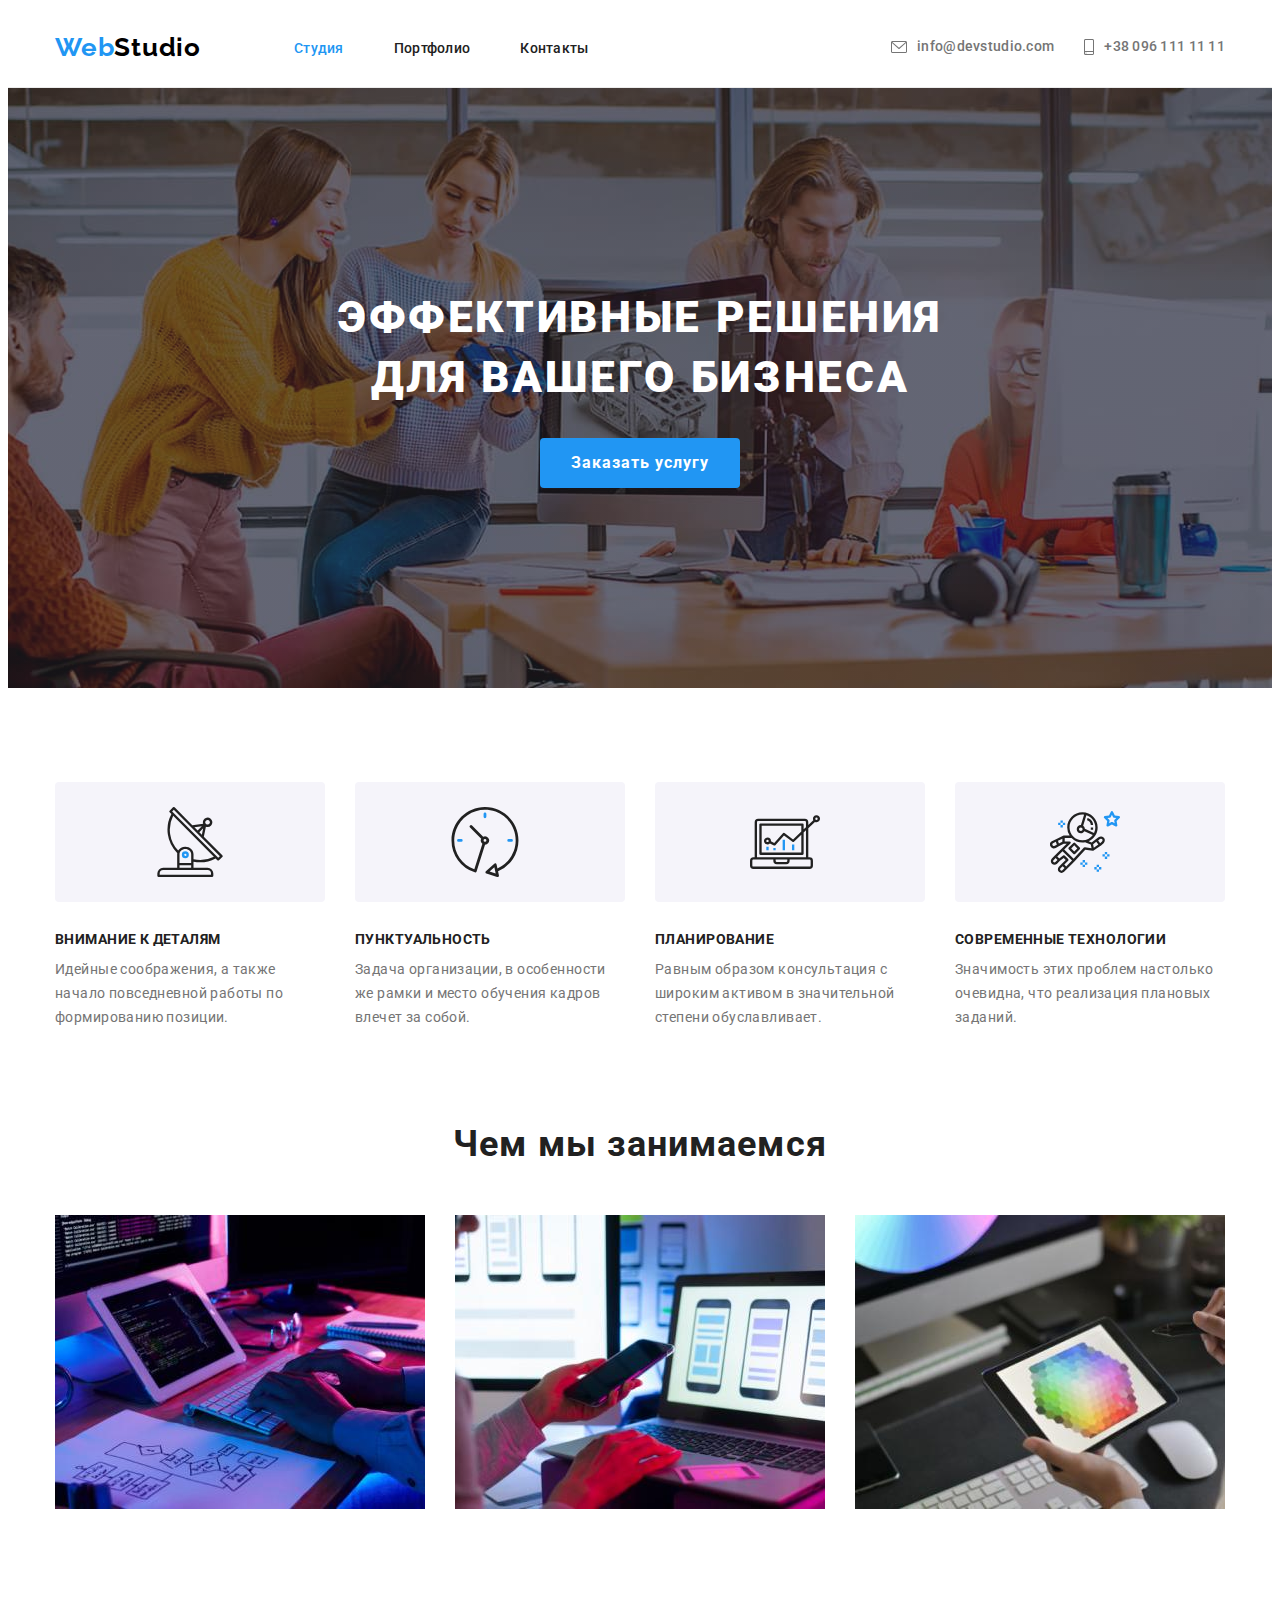
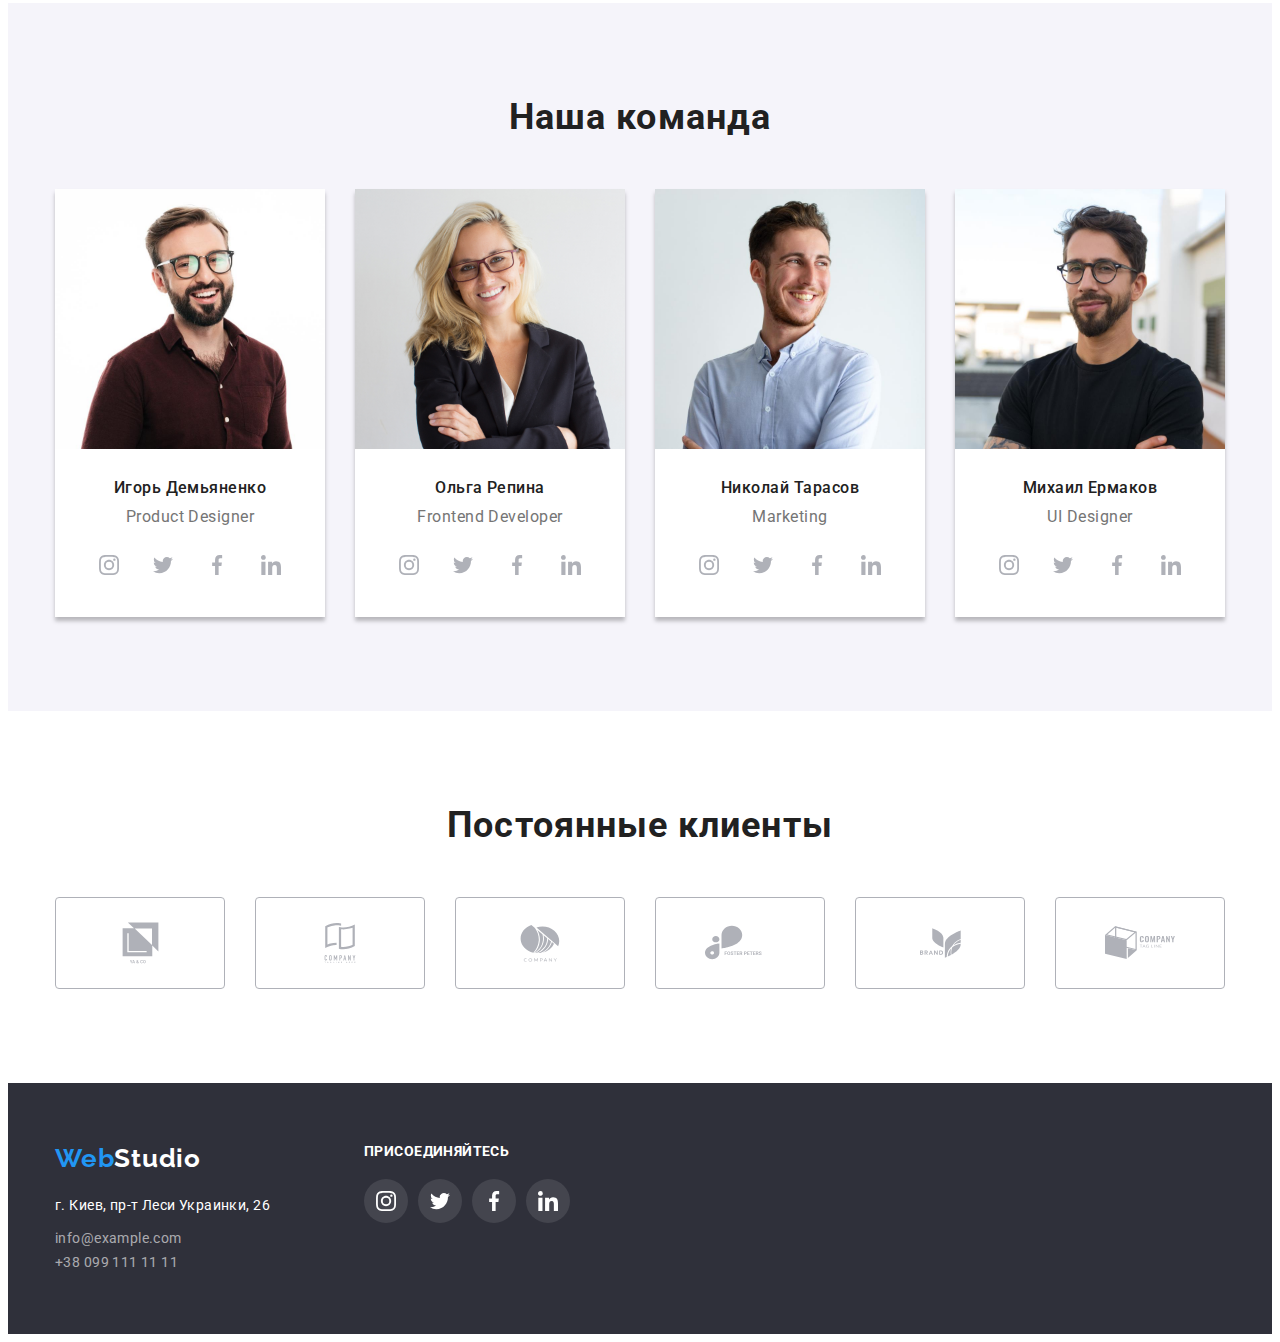
<file: index.html>
<!DOCTYPE html>
<html lang="ru">
  <head>
    <meta charset="UTF-8" />
    <meta http-equiv="X-UA-Compatible" content="IE=edge" />
    <meta name="viewport" content="width=device-width, initial-scale=1.0" />
    <title>Web Studio</title>
    <link rel="preconnect" href="https://fonts.googleapis.com" />
    <link rel="preconnect" href="https://fonts.gstatic.com" crossorigin />
    <link
      href="https://fonts.googleapis.com/css2?family=Raleway:wght@700&family=Roboto:wght@400;500;700;900&display=swap"
      rel="stylesheet"
    />
    <link
      rel="stylesheet"
      href="https://cdnjs.cloudflare.com/ajax/libs/modern-normalize/1.1.0/modern-normalize.min.css"
      integrity="sha512-wpPYUAdjBVSE4KJnH1VR1HeZfpl1ub8YT/NKx4PuQ5NmX2tKuGu6U/JRp5y+Y8XG2tV+wKQpNHVUX03MfMFn9Q=="
      crossorigin="anonymous"
      referrerpolicy="no-referrer"
    />
    <link rel="stylesheet" href="css/styles.css" />
  </head>
  <body>
    <header class="page-header">
      <div class="container container-flex">
        <a class="logo" href="#" lang="en"
          >Web<span class="studio">Studio</span></a
        >
        <nav class="site-nav">
          <ul class="list list-nav">
            <li class="item-nav"><a class="link current" href="">Студия</a></li>
            <li class="item-nav">
              <a class="link" href="./portfolio.html">Портфолио</a>
            </li>
            <li class="item-nav"><a class="link" href="">Контакты</a></li>
          </ul>
        </nav>
        <ul class="list-contacts">
          <li class="item-nav nav">
            <a class="link" href="mailto:info@devstudio.com"
              ><svg class="envelope" width="16" height="12">
                <use href="./images/icons.svg#icon-mail"></use>
              </svg>
              info@devstudio.com
            </a>
          </li>
          <li class="item-nav">
            <a class="link" href="tel:+380961111111"
              ><svg class="smartphone" width="10" height="16">
                <use
                  href="./images/icons.svg#icon-header-smartphone"
                ></use></svg
              >+38 096 111 11 11</a
            >
          </li>
        </ul>
      </div>
    </header>
    <main>
      <!--Hero-->
      <section class="hero">
        <div class="container container-hero">
          <h1 class="hero-title">
            Эффективные решения <br />для вашего бизнеса
          </h1>
          <button type="button" class="btn primary">Заказать услугу</button>
        </div>
      </section>
      <!--Our Advantages-->
      <section class="section-advantages">
        <div class="container">
          <h2 class="section-title" hidden>Наши преимущества</h2>
          <ul class="list flex-container">
            <li class="flex-item">
              <div class="div-advantages">
                <svg class="antenna" width="70" height="70">
                  <use href="./images/icons.svg#icon-antenna"></use>
                </svg>
              </div>
              <h3 class="caption features">Внимание к деталям</h3>
              <p class="text description">
                Идейные соображения, а также начало повседневной работы по
                формированию позиции.
              </p>
            </li>
            <li class="flex-item">
              <div class="div-advantages">
                <svg class="smartphone" width="70" height="70">
                  <use href="./images/icons.svg#icon-clock"></use>
                </svg>
              </div>
              <h3 class="caption features">Пунктуальность</h3>
              <p class="text description">
                Задача организации, в особенности же рамки и место обучения
                кадров влечет за собой.
              </p>
            </li>
            <li class="flex-item">
              <div class="div-advantages">
                <svg class="smartphone" width="70" height="70">
                  <use href="./images/icons.svg#icon-diagram"></use>
                </svg>
              </div>
              <h3 class="caption features">Планирование</h3>
              <p class="text description">
                Равным образом консультация с широким активом в значительной
                степени обуславливает.
              </p>
            </li>
            <li class="flex-item">
              <div class="div-advantages">
                <svg class="smartphone" width="70" height="70">
                  <use href="./images/icons.svg#icon-astronaut"></use>
                </svg>
              </div>
              <h3 class="caption features">Современные технологии</h3>
              <p class="text description">
                Значимость этих проблем настолько очевидна, что реализация
                плановых заданий.
              </p>
            </li>
          </ul>
        </div>
      </section>
      <section class="section occupation">
        <div class="container">
          <h2 class="section-title occupation">Чем мы занимаемся</h2>
          <ul class="list flex-container">
            <li>
              <img
                class="img"
                src="./images/laptop.jpg"
                alt="фото ноутбука"
                width="370"
              />
            </li>
            <li>
              <img
                class="img"
                src="./images/phone.jpg"
                alt="фото телефона"
                width="370"
              />
            </li>
            <li>
              <img
                class="img"
                src="./images/tablet.jpg"
                alt="фото планшета"
                width="370"
              />
            </li>
          </ul>
        </div>
      </section>
      <!--Our Team-->
      <section class="section team">
        <div class="container team">
          <h2 class="section-title team">Наша команда</h2>
          <ul class="list flex-container">
            <li class="item-team">
              <img
                class="img"
                src="./images/igor-photo.jpg"
                alt="фото игоря"
                width="270"
              />
              <h3 class="caption names">Игорь Демьяненко</h3>
              <p lang="en" class="text profession">Product Designer</p>
              <ul class="flex-network">
                <li class="item-network">
                  <a class="link-network" href=""
                    ><svg class="social-icon" width="20" height="20">
                      <use href="./images/icons.svg#icon-instagram"></use></svg
                  ></a>
                </li>
                <li class="item-network">
                  <a class="link-network" href=""
                    ><svg class="social-icon" width="20" height="20">
                      <use href="./images/icons.svg#icon-twitter"></use></svg
                  ></a>
                </li>
                <li class="item-network">
                  <a class="link-network" href=""
                    ><svg class="social-icon" width="20" height="20">
                      <use href="./images/icons.svg#icon-facebook"></use></svg
                  ></a>
                </li>
                <li class="item-network">
                  <a class="link-network" href=""
                    ><svg class="social-icon" width="20" height="20">
                      <use href="./images/icons.svg#icon-linkedin"></use></svg
                  ></a>
                </li>
              </ul>
            </li>
            <li class="item-team">
              <img
                class="img"
                src="./images/olga-photo.jpg"
                alt="фото ольги"
                width="270"
              />
              <h3 class="caption names">Ольга Репина</h3>
              <p lang="en" class="text profession">Frontend Developer</p>
              <ul class="flex-network">
                <li class="item-network">
                  <a class="link-network" href=""
                    ><svg class="social-icon" width="20" height="20">
                      <use href="./images/icons.svg#icon-instagram"></use></svg
                  ></a>
                </li>
                <li class="item-network">
                  <a class="link-network" href=""
                    ><svg class="social-icon" width="20" height="20">
                      <use href="./images/icons.svg#icon-twitter"></use></svg
                  ></a>
                </li>
                <li class="item-network">
                  <a class="link-network" href=""
                    ><svg class="social-icon" width="20" height="20">
                      <use href="./images/icons.svg#icon-facebook"></use></svg
                  ></a>
                </li>
                <li class="item-network">
                  <a class="link-network" href=""
                    ><svg class="social-icon" width="20" height="20">
                      <use href="./images/icons.svg#icon-linkedin"></use></svg
                  ></a>
                </li>
              </ul>
            </li>
            <li class="item-team">
              <img
                class="img"
                src="./images/nikolay-photo.jpg"
                alt="фото николая"
                width="270"
              />
              <h3 class="caption names">Николай Тарасов</h3>
              <p lang="en" class="text profession">Marketing</p>
              <ul class="flex-network">
                <li class="item-network">
                  <a class="link-network" href=""
                    ><svg class="social-icon" width="20" height="20">
                      <use href="./images/icons.svg#icon-instagram"></use></svg
                  ></a>
                </li>
                <li class="item-network">
                  <a class="link-network" href=""
                    ><svg class="social-icon" width="20" height="20">
                      <use href="./images/icons.svg#icon-twitter"></use></svg
                  ></a>
                </li>
                <li class="item-network">
                  <a class="link-network" href=""
                    ><svg class="social-icon" width="20" height="20">
                      <use href="./images/icons.svg#icon-facebook"></use></svg
                  ></a>
                </li>
                <li class="item-network">
                  <a class="link-network" href=""
                    ><svg class="social-icon" width="20" height="20">
                      <use href="./images/icons.svg#icon-linkedin"></use></svg
                  ></a>
                </li>
              </ul>
            </li>
            <li class="item-team">
              <img
                class="img"
                src="./images/mihail-photo.jpg"
                alt="фото михаила"
                width="270"
              />
              <h3 class="caption names">Михаил Ермаков</h3>
              <p lang="en" class="text profession">UI Designer</p>
              <ul class="flex-network">
                <li class="item-network">
                  <a class="link-network" href=""
                    ><svg class="social-icon" width="20" height="20">
                      <use href="./images/icons.svg#icon-instagram"></use></svg
                  ></a>
                </li>
                <li class="item-network">
                  <a class="link-network" href=""
                    ><svg class="social-icon" width="20" height="20">
                      <use href="./images/icons.svg#icon-twitter"></use></svg
                  ></a>
                </li>
                <li class="item-network">
                  <a class="link-network" href=""
                    ><svg class="social-icon" width="20" height="20">
                      <use href="./images/icons.svg#icon-facebook"></use></svg
                  ></a>
                </li>
                <li class="item-network">
                  <a class="link-network" href=""
                    ><svg class="social-icon" width="20" height="20">
                      <use href="./images/icons.svg#icon-linkedin"></use></svg
                  ></a>
                </li>
              </ul>
            </li>
          </ul>
        </div>
      </section>
      <section class="section">
        <div class="container">
          <h2 class="section-title client">Постоянные клиенты</h2>
          <ul class="list-clients">
            <li class="item-clients">
              <a class="link-clients" href=""
                ><svg class="clients" width="41" height="46">
                  <use href="./images/icons.svg#icon-group-1"></use></svg
              ></a>
            </li>
            <li class="item-clients">
              <a class="link-clients" href=""
                ><svg class="clients" width="40" height="52">
                  <use href="./images/icons.svg#icon-group-2"></use></svg
              ></a>
            </li>
            <li class="item-clients">
              <a class="link-clients" href=""
                ><svg class="clients" width="40" height="46">
                  <use href="./images/icons.svg#icon-group-3"></use></svg
              ></a>
            </li>
            <li class="item-clients">
              <a class="link-clients" href=""
                ><svg class="clients" width="70" height="45">
                  <use href="./images/icons.svg#icon-group-4"></use></svg
              ></a>
            </li>
            <li class="item-clients">
              <a class="link-clients" href=""
                ><svg class="clients" width="41" height="46">
                  <use href="./images/icons.svg#icon-group-5"></use></svg
              ></a>
            </li>
            <li class="item-clients">
              <a class="link-clients" href=""
                ><svg class="clients" width="70" height="45">
                  <use href="./images/icons.svg#icon-group-6"></use></svg
              ></a>
            </li>
          </ul>
        </div>
      </section>
    </main>
    <!--Footer-->
    <footer class="footer">
      <div class="container container-footer">
        <div class="first-row">
          <a class="logo" href="#" lang="en"
            >Web<span class="studio white">Studio</span></a
          >
          <address class="address">
            <ul class="list">
              <li class="map">
                <a
                  class="address-map"
                  href="https://goo.gl/maps/s5N9cVS9g4mrr3Q66"
                >
                  г. Киев, пр-т Леси Украинки, 26</a
                >
              </li>
              <li>
                <a class="address-item" href="mailto:info@example.com"
                  >info@example.com</a
                >
              </li>
              <li>
                <a class="address-item" href="tel:+380991111111"
                  >+38 099 111 11 11</a
                >
              </li>
            </ul>
          </address>
        </div>
        <div class="second-row">
          <h3 class="join">присоединяйтесь</h3>
          <ul class="white-list">
            <li class="white-item">
              <a href="" class="link-white"
                ><svg class="social-icon" width="20" height="20">
                  <use href="./images/icons.svg#icon-instagram"></use></svg
              ></a>
            </li>
            <li class="white-item">
              <a href="" class="link-white"
                ><svg class="social-icon" width="20" height="20">
                  <use href="./images/icons.svg#icon-twitter"></use></svg
              ></a>
            </li>
            <li class="white-item">
              <a href="" class="link-white"
                ><svg class="social-icon" width="20" height="20">
                  <use href="./images/icons.svg#icon-facebook"></use></svg
              ></a>
            </li>
            <li class="white-item">
              <a href="" class="link-white"
                ><svg class="social-icon" width="20" height="20">
                  <use href="./images/icons.svg#icon-linkedin"></use></svg
              ></a>
            </li>
          </ul>
        </div>
      </div>
    </footer>
  </body>
</html>
</file>
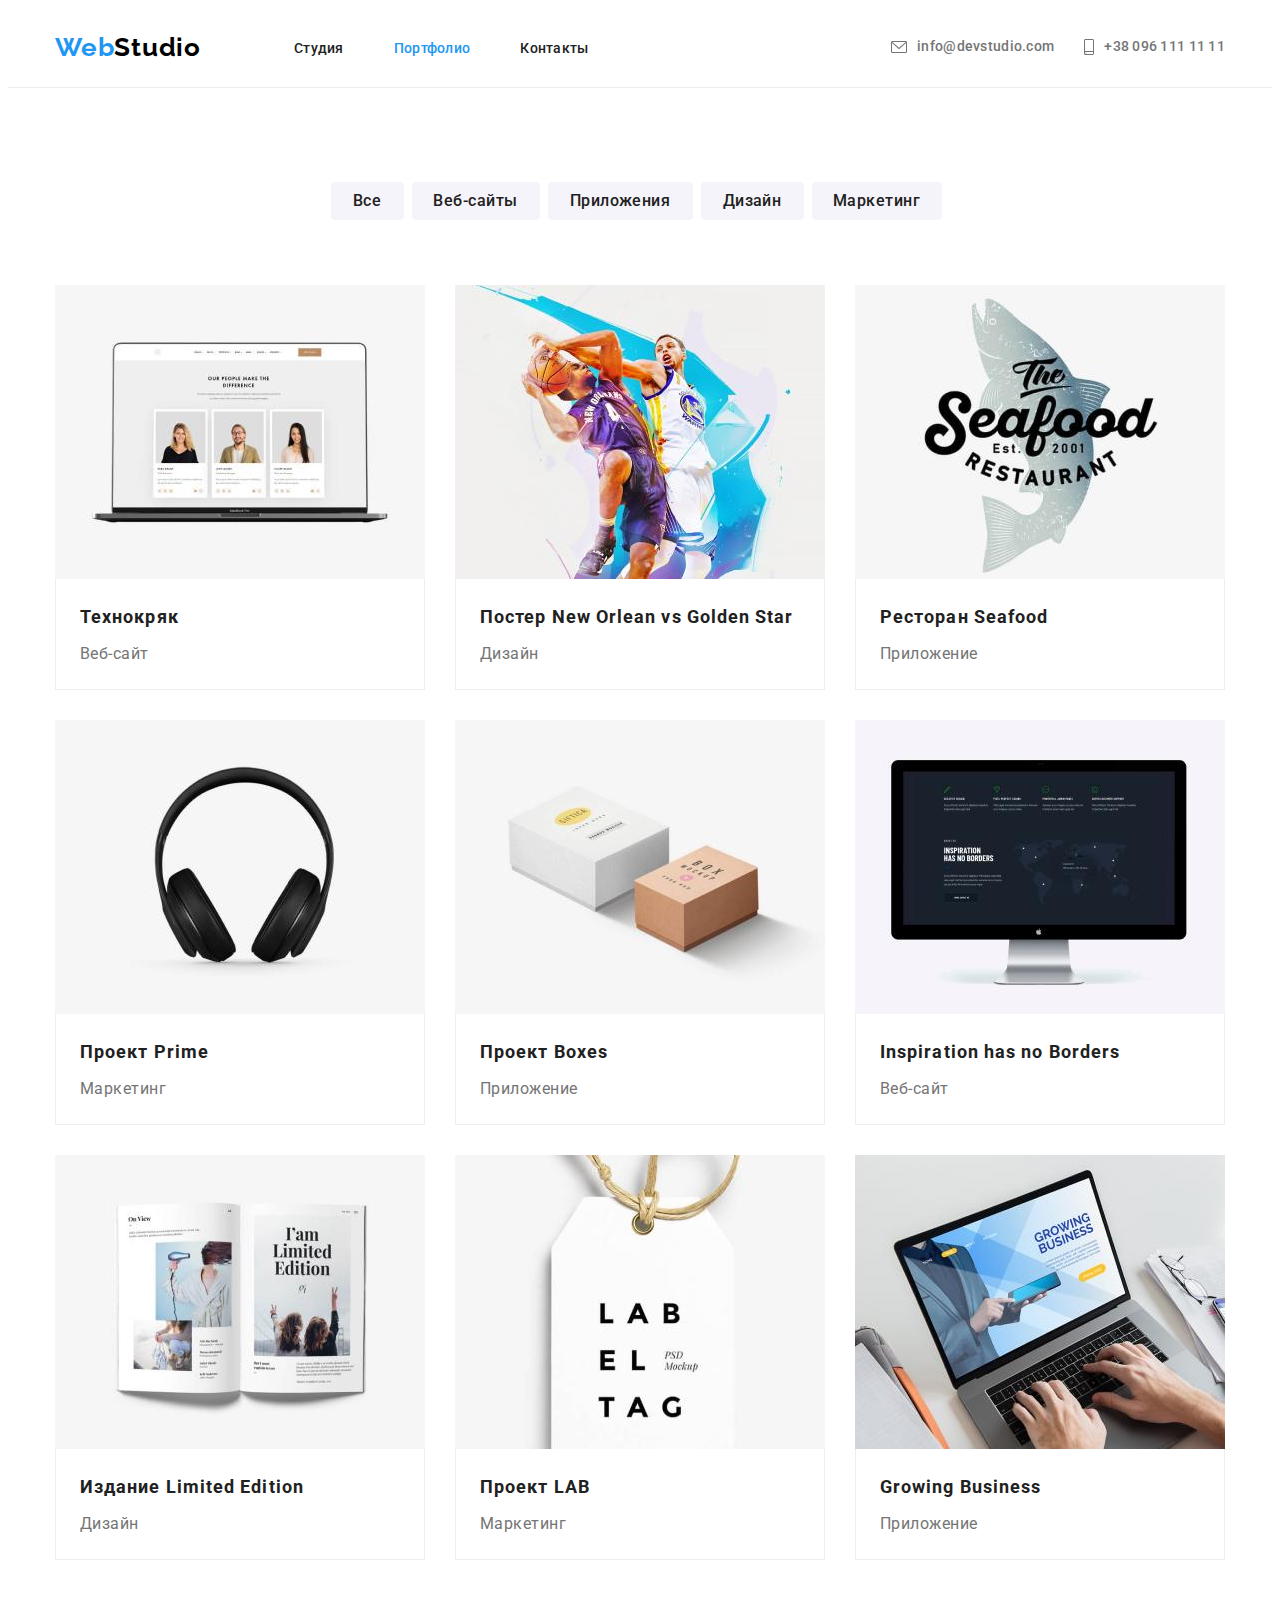
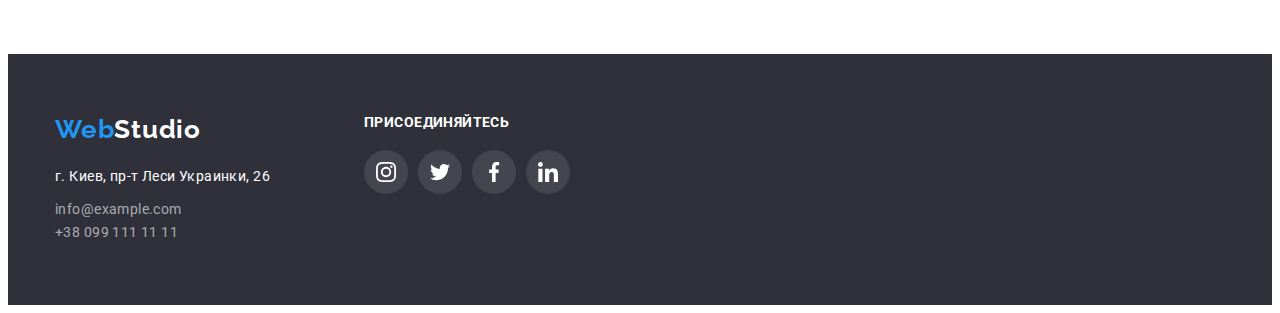
<file: portfolio.html>
<!DOCTYPE html>
<html lang="ru">
  <head>
    <meta charset="UTF-8" />
    <meta http-equiv="X-UA-Compatible" content="IE=edge" />
    <meta name="viewport" content="width=device-width, initial-scale=1.0" />
    <title>Web Studio</title>
    <link rel="preconnect" href="https://fonts.googleapis.com" />
    <link rel="preconnect" href="https://fonts.gstatic.com" crossorigin />
    <link
      href="https://fonts.googleapis.com/css2?family=Raleway:wght@700&family=Roboto:wght@400;500;700;900&display=swap"
      rel="stylesheet"
    />
    <link
      rel="stylesheet"
      href="https://cdnjs.cloudflare.com/ajax/libs/modern-normalize/1.1.0/modern-normalize.min.css"
      integrity="sha512-wpPYUAdjBVSE4KJnH1VR1HeZfpl1ub8YT/NKx4PuQ5NmX2tKuGu6U/JRp5y+Y8XG2tV+wKQpNHVUX03MfMFn9Q=="
      crossorigin="anonymous"
      referrerpolicy="no-referrer"
    />
    <link rel="stylesheet" href="css/styles.css" />
  </head>
  <body>
    <header class="page-header">
      <div class="container container-flex">
        <a class="logo" href="#" lang="en"
          >Web<span class="studio">Studio</span></a
        >
        <nav class="site-nav">
          <ul class="list list-nav">
            <li class="item-nav">
              <a class="link" href="./index.html">Студия</a>
            </li>
            <li class="item-nav">
              <a class="link current" href="">Портфолио</a>
            </li>
            <li class="item-nav"><a class="link" href="">Контакты</a></li>
          </ul>
        </nav>
        <ul class="list-contacts">
          <li class="item-nav nav">
            <a class="link" href="mailto:info@devstudio.com"
              ><svg class="envelope" width="16" height="12">
                <use href="./images/icons.svg#icon-mail"></use>
              </svg>
              info@devstudio.com
            </a>
          </li>
          <li class="item-nav">
            <a class="link" href="tel:+380961111111"
              ><svg class="smartphone" width="10" height="16">
                <use
                  href="./images/icons.svg#icon-header-smartphone"
                ></use></svg
              >+38 096 111 11 11</a
            >
          </li>
        </ul>
      </div>
    </header>
    <main>
      <section class="section">
        <div class="section-portfolio container">
          <h2 hidden>Портфолио</h2>
          <div class="section-buttons">
            <ul class="list list-portfolio">
              <li>
                <button type="button" class="btn-secondary one">Все</button>
              </li>
              <li>
                <button type="button" class="btn-secondary two">
                  Веб-сайты
                </button>
              </li>
              <li>
                <button type="button" class="btn-secondary three">
                  Приложения
                </button>
              </li>
              <li>
                <button type="button" class="btn-secondary four">Дизайн</button>
              </li>
              <li>
                <button type="button" class="btn-secondary five">
                  Маркетинг
                </button>
              </li>
            </ul>
          </div>
          <div class="works">
            <ul class="list list-works">
              <li class="element">
                <a href="" class="portfolio">
                  <img
                    class="img"
                    src="./images/techno.jpg"
                    alt="фото вебсайта"
                    width="370"
                  />
                  <div class="grey-border">
                    <h3 class="projects">Технокряк</h3>
                    <p class="text">Веб-сайт</p>
                  </div>
                </a>
              </li>
              <li class="element">
                <a href="" class="portfolio">
                  <img
                    class="img"
                    src="./images/poster.jpg"
                    alt="постер"
                    width="370"
                  />
                  <div class="grey-border">
                    <h3 class="projects">Постер New Orlean vs Golden Star</h3>
                    <p class="text">Дизайн</p>
                  </div>
                </a>
              </li>
              <li class="element">
                <a href="" class="portfolio">
                  <img
                    class="img"
                    src="./images/seafood.jpg"
                    alt="эмблема ресторана"
                    width="370"
                  />
                  <div class="grey-border">
                    <h3 class="projects">Ресторан Seafood</h3>
                    <p class="text">Приложение</p>
                  </div>
                </a>
              </li>
              <li class="element">
                <a href="" class="portfolio">
                  <img
                    class="img"
                    src="./images/prime.jpg"
                    alt="фото наушников"
                    width="370"
                  />
                  <div class="grey-border">
                    <h3 class="projects">Проект Prime</h3>
                    <p class="text">Маркетинг</p>
                  </div>
                </a>
              </li>
              <li class="element">
                <a href="" class="portfolio">
                  <img
                    class="img"
                    src="./images/boxes.jpg"
                    alt="изображение коробок"
                    width="370"
                  />
                  <div class="grey-border">
                    <h3 class="projects">Проект Boxes</h3>
                    <p class="text">Приложение</p>
                  </div>
                </a>
              </li>
              <li class="element">
                <a href="" class="portfolio">
                  <img
                    class="img"
                    src="./images/noborders.jpg"
                    alt="изображение ноутбука"
                    width="370"
                  />
                  <div class="grey-border">
                    <h3 class="projects">Inspiration has no Borders</h3>
                    <p class="text">Веб-сайт</p>
                  </div>
                </a>
              </li>
              <li class="element">
                <a href="" class="portfolio">
                  <img
                    class="img"
                    src="./images/limited.jpg"
                    alt="буклет"
                    width="370"
                  />
                  <div class="grey-border">
                    <h3 class="projects">Издание Limited Edition</h3>
                    <p class="text">Дизайн</p>
                  </div>
                </a>
              </li>
              <li class="element">
                <a href="" class="portfolio">
                  <img
                    class="img"
                    src="./images/lab.jpg"
                    alt="бирка"
                    width="370"
                  />
                  <div class="grey-border">
                    <h3 class="projects">Проект LAB</h3>
                    <p class="text">Маркетинг</p>
                  </div>
                </a>
              </li>
              <li class="element">
                <a href="" class="portfolio">
                  <img
                    class="img"
                    src="./images/business.jpg"
                    alt="руки на клавиатуре ноутбука"
                    width="370"
                  />
                  <div class="grey-border">
                    <h3 class="projects">Growing Business</h3>
                    <p class="text">Приложение</p>
                  </div>
                </a>
              </li>
            </ul>
          </div>
        </div>
      </section>
    </main>
    <footer class="footer">
      <div class="container container-footer">
        <div class="first-row">
          <a class="logo" href="#" lang="en"
            >Web<span class="studio white">Studio</span></a
          >
          <address class="address">
            <ul class="list">
              <li class="map">
                <a
                  class="address-map"
                  href="https://goo.gl/maps/s5N9cVS9g4mrr3Q66"
                >
                  г. Киев, пр-т Леси Украинки, 26</a
                >
              </li>
              <li>
                <a class="address-item" href="mailto:info@example.com"
                  >info@example.com</a
                >
              </li>
              <li>
                <a class="address-item" href="tel:+380991111111"
                  >+38 099 111 11 11</a
                >
              </li>
            </ul>
          </address>
        </div>
        <div class="second-row">
          <h3 class="join">присоединяйтесь</h3>
          <ul class="white-list">
            <li class="white-item">
              <a href="" class="link-white"
                ><svg class="social-icon" width="20" height="20">
                  <use href="./images/icons.svg#icon-instagram"></use></svg
              ></a>
            </li>
            <li class="white-item">
              <a href="" class="link-white"
                ><svg class="social-icon" width="20" height="20">
                  <use href="./images/icons.svg#icon-twitter"></use></svg
              ></a>
            </li>
            <li class="white-item">
              <a href="" class="link-white"
                ><svg class="social-icon" width="20" height="20">
                  <use href="./images/icons.svg#icon-facebook"></use></svg
              ></a>
            </li>
            <li class="white-item">
              <a href="" class="link-white"
                ><svg class="social-icon" width="20" height="20">
                  <use href="./images/icons.svg#icon-linkedin"></use></svg
              ></a>
            </li>
          </ul>
        </div>
      </div>
    </footer>
  </body>
</html>
</file>
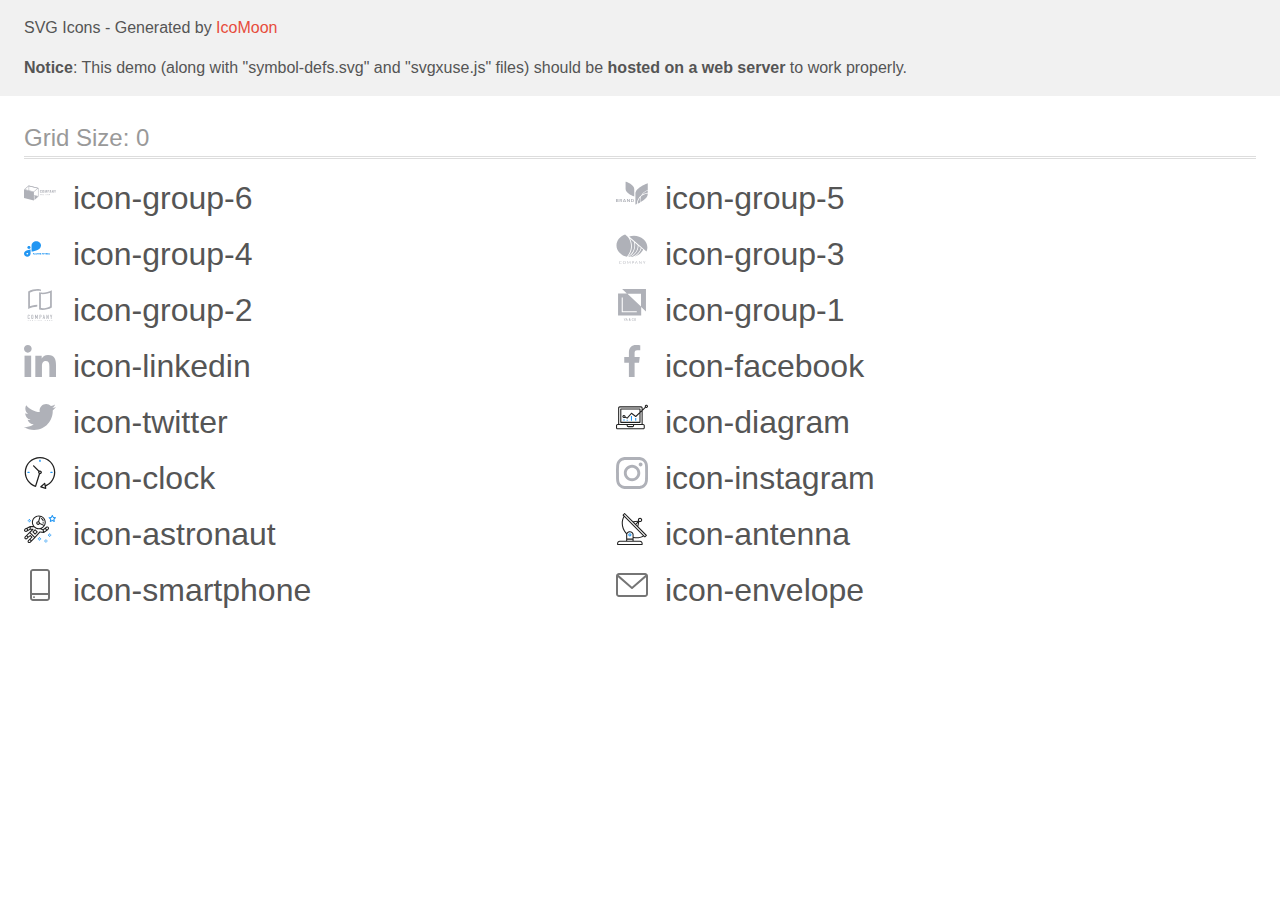
<file: images/icomoon/demo-external-svg.html>
<!doctype html>
<html>
<head>
    <title>IcoMoon - SVG Icons</title>
    <meta charset="utf-8">
    <meta name="viewport" content="width=device-width, initial-scale=1">
    <link rel="stylesheet" href="demo-files/demo.css">
    <link rel="stylesheet" href="style.css">
</head>
<body>
<header class="bgc1 clearfix">
<div class="mhl">
    <p>SVG Icons - Generated by <a href="https://icomoon.io/app">IcoMoon</a></p><p><strong>Notice</strong>: This demo (along with "symbol-defs.svg" and "svgxuse.js" files) should be <b>hosted on a web server</b> to work properly.</p>
</div>
</header>
    <div class="clearfix mhl ptl">
        <h1 class="mvm mtn fgc1">Grid Size: 0</h1>
        <div class="glyph fs1">
            <div class="clearfix pbs">
                <svg class="icon icon-group-6"><use xlink:href="symbol-defs.svg#icon-group-6"></use></svg><span class="name"> icon-group-6</span>
            </div>
        </div>
        <div class="glyph fs1">
            <div class="clearfix pbs">
                <svg class="icon icon-group-5"><use xlink:href="symbol-defs.svg#icon-group-5"></use></svg><span class="name"> icon-group-5</span>
            </div>
        </div>
        <div class="glyph fs1">
            <div class="clearfix pbs">
                <svg class="icon icon-group-4"><use xlink:href="symbol-defs.svg#icon-group-4"></use></svg><span class="name"> icon-group-4</span>
            </div>
        </div>
        <div class="glyph fs1">
            <div class="clearfix pbs">
                <svg class="icon icon-group-3"><use xlink:href="symbol-defs.svg#icon-group-3"></use></svg><span class="name"> icon-group-3</span>
            </div>
        </div>
        <div class="glyph fs1">
            <div class="clearfix pbs">
                <svg class="icon icon-group-2"><use xlink:href="symbol-defs.svg#icon-group-2"></use></svg><span class="name"> icon-group-2</span>
            </div>
        </div>
        <div class="glyph fs1">
            <div class="clearfix pbs">
                <svg class="icon icon-group-1"><use xlink:href="symbol-defs.svg#icon-group-1"></use></svg><span class="name"> icon-group-1</span>
            </div>
        </div>
        <div class="glyph fs1">
            <div class="clearfix pbs">
                <svg class="icon icon-linkedin"><use xlink:href="symbol-defs.svg#icon-linkedin"></use></svg><span class="name"> icon-linkedin</span>
            </div>
        </div>
        <div class="glyph fs1">
            <div class="clearfix pbs">
                <svg class="icon icon-facebook"><use xlink:href="symbol-defs.svg#icon-facebook"></use></svg><span class="name"> icon-facebook</span>
            </div>
        </div>
        <div class="glyph fs1">
            <div class="clearfix pbs">
                <svg class="icon icon-twitter"><use xlink:href="symbol-defs.svg#icon-twitter"></use></svg><span class="name"> icon-twitter</span>
            </div>
        </div>
        <div class="glyph fs1">
            <div class="clearfix pbs">
                <svg class="icon icon-diagram"><use xlink:href="symbol-defs.svg#icon-diagram"></use></svg><span class="name"> icon-diagram</span>
            </div>
        </div>
        <div class="glyph fs1">
            <div class="clearfix pbs">
                <svg class="icon icon-clock"><use xlink:href="symbol-defs.svg#icon-clock"></use></svg><span class="name"> icon-clock</span>
            </div>
        </div>
        <div class="glyph fs1">
            <div class="clearfix pbs">
                <svg class="icon icon-instagram"><use xlink:href="symbol-defs.svg#icon-instagram"></use></svg><span class="name"> icon-instagram</span>
            </div>
        </div>
        <div class="glyph fs1">
            <div class="clearfix pbs">
                <svg class="icon icon-astronaut"><use xlink:href="symbol-defs.svg#icon-astronaut"></use></svg><span class="name"> icon-astronaut</span>
            </div>
        </div>
        <div class="glyph fs1">
            <div class="clearfix pbs">
                <svg class="icon icon-antenna"><use xlink:href="symbol-defs.svg#icon-antenna"></use></svg><span class="name"> icon-antenna</span>
            </div>
        </div>
        <div class="glyph fs1">
            <div class="clearfix pbs">
                <svg class="icon icon-smartphone"><use xlink:href="symbol-defs.svg#icon-smartphone"></use></svg><span class="name"> icon-smartphone</span>
            </div>
        </div>
        <div class="glyph fs1">
            <div class="clearfix pbs">
                <svg class="icon icon-envelope"><use xlink:href="symbol-defs.svg#icon-envelope"></use></svg><span class="name"> icon-envelope</span>
            </div>
        </div>
  </div>
<script defer src="svgxuse.js"></script>
</body>
</html>
</file>
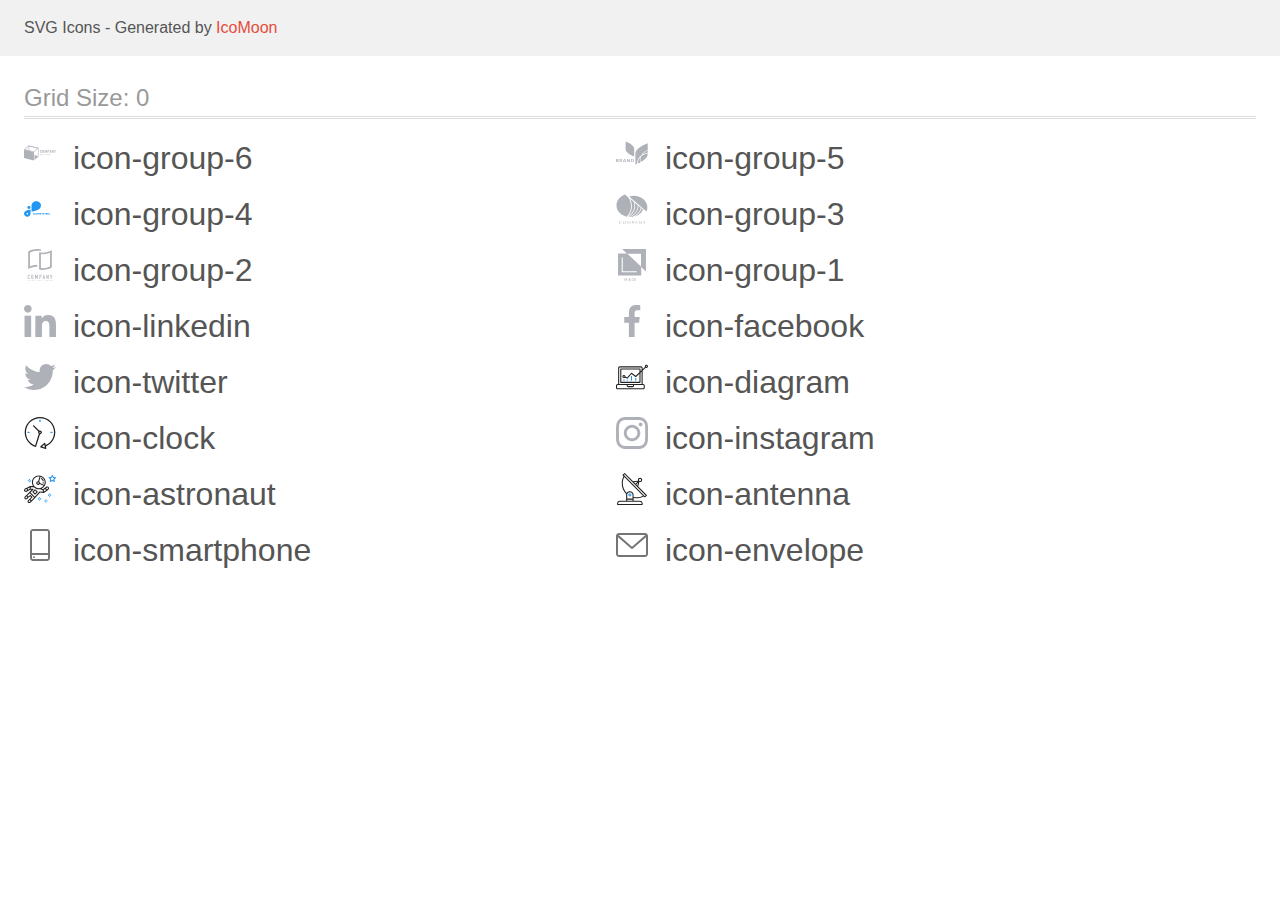
<file: images/icomoon/demo.html>
<!doctype html>
<html>
<head>
    <title>IcoMoon - SVG Icons</title>
    <meta charset="utf-8">
    <meta name="viewport" content="width=device-width, initial-scale=1">
    <link rel="stylesheet" href="demo-files/demo.css">
    <link rel="stylesheet" href="style.css">
</head>
<body>
<svg aria-hidden="true" style="position: absolute; width: 0; height: 0; overflow: hidden;" version="1.1" xmlns="http://www.w3.org/2000/svg" xmlns:xlink="http://www.w3.org/1999/xlink">
<defs>
<symbol id="icon-group-6" viewBox="0 0 32 32">
<path fill="#afb1b8" style="fill: var(--color1, #afb1b8)" d="M16.145 15.628c-0.151-0.201-0.223-0.438-0.206-0.677v-0.982c0-0.301 0.068-0.53 0.205-0.686s0.371-0.234 0.703-0.234c0.312 0 0.534 0.067 0.665 0.2 0.143 0.17 0.213 0.378 0.197 0.587v0.231h-0.559v-0.234c0.002-0.076-0.003-0.153-0.016-0.229-0.008-0.052-0.036-0.1-0.080-0.136-0.057-0.039-0.13-0.058-0.202-0.053-0.077-0.005-0.152 0.015-0.213 0.056-0.049 0.040-0.081 0.093-0.093 0.15-0.016 0.080-0.023 0.161-0.022 0.243v1.191c-0.009 0.115 0.016 0.23 0.072 0.335 0.028 0.035 0.066 0.063 0.111 0.081s0.095 0.024 0.144 0.019c0.072 0.005 0.143-0.014 0.198-0.054 0.046-0.039 0.075-0.090 0.083-0.145 0.013-0.079 0.019-0.159 0.017-0.239v-0.242h0.559v0.221c0.016 0.218-0.052 0.435-0.193 0.617-0.128 0.146-0.347 0.219-0.668 0.219s-0.564-0.078-0.702-0.24z"></path>
<path fill="#afb1b8" style="fill: var(--color1, #afb1b8)" d="M18.47 15.638c-0.141-0.153-0.212-0.375-0.212-0.67v-1.032c0-0.292 0.071-0.512 0.212-0.662s0.377-0.224 0.708-0.224c0.328 0 0.563 0.075 0.704 0.224s0.213 0.37 0.213 0.662v1.032c0 0.292-0.072 0.515-0.215 0.669s-0.377 0.231-0.702 0.231c-0.325 0-0.566-0.078-0.708-0.23zM19.438 15.391c0.051-0.096 0.074-0.2 0.067-0.306v-1.264c0.006-0.103-0.016-0.206-0.066-0.3-0.028-0.036-0.068-0.065-0.114-0.082s-0.097-0.024-0.147-0.018c-0.050-0.006-0.101 0-0.148 0.018s-0.086 0.046-0.115 0.082c-0.051 0.093-0.074 0.196-0.067 0.3v1.27c-0.007 0.105 0.016 0.21 0.067 0.306 0.033 0.032 0.073 0.058 0.118 0.076s0.094 0.027 0.144 0.027c0.049 0 0.098-0.009 0.144-0.027s0.085-0.043 0.118-0.076v-0.006z"></path>
<path fill="#afb1b8" style="fill: var(--color1, #afb1b8)" d="M20.767 13.080h0.601l0.452 1.905 0.463-1.905h0.585l0.059 2.749h-0.433l-0.046-1.911-0.446 1.911h-0.347l-0.463-1.918-0.043 1.918h-0.437l0.054-2.749z"></path>
<path fill="#afb1b8" style="fill: var(--color1, #afb1b8)" d="M23.602 13.080h0.937c0.54 0 0.81 0.26 0.81 0.781 0 0.499-0.284 0.747-0.852 0.747h-0.319v1.222h-0.578l0.003-2.749zM24.402 14.255c0.057 0.006 0.115 0.002 0.17-0.013s0.105-0.040 0.148-0.074c0.066-0.093 0.096-0.202 0.083-0.31 0.003-0.084-0.006-0.168-0.028-0.25-0.008-0.027-0.023-0.053-0.043-0.075s-0.045-0.041-0.073-0.055c-0.080-0.033-0.169-0.048-0.258-0.044h-0.224v0.822h0.224z"></path>
<path fill="#afb1b8" style="fill: var(--color1, #afb1b8)" d="M26.182 13.080h0.621l0.637 2.749h-0.539l-0.126-0.634h-0.554l-0.13 0.634h-0.547l0.637-2.749zM26.713 14.877l-0.216-1.154-0.216 1.154h0.433z"></path>
<path fill="#afb1b8" style="fill: var(--color1, #afb1b8)" d="M27.955 13.080h0.405l0.775 1.568v-1.568h0.48v2.749h-0.385l-0.779-1.637v1.637h-0.496l0.001-2.749z"></path>
<path fill="#afb1b8" style="fill: var(--color1, #afb1b8)" d="M30.739 14.782l-0.644-1.697h0.542l0.393 1.090 0.369-1.090h0.531l-0.636 1.697v1.048h-0.555v-1.048z"></path>
<path fill="#afb1b8" style="fill: var(--color1, #afb1b8)" d="M17.038 17.032v0.144h-0.472v1.117h-0.198v-1.117h-0.474v-0.144h1.144z"></path>
<path fill="#afb1b8" style="fill: var(--color1, #afb1b8)" d="M18.517 18.293h-0.153c-0.015 0.001-0.031-0.003-0.043-0.012-0.012-0.007-0.020-0.017-0.025-0.029l-0.136-0.3h-0.655l-0.136 0.3c-0.004 0.013-0.011 0.024-0.021 0.034-0.012 0.008-0.027 0.013-0.043 0.012h-0.153l0.578-1.261h0.201l0.585 1.256zM17.559 17.825h0.546l-0.231-0.513c-0.017-0.039-0.031-0.078-0.043-0.119-0.008 0.024-0.015 0.047-0.022 0.067l-0.021 0.053-0.229 0.512z"></path>
<path fill="#afb1b8" style="fill: var(--color1, #afb1b8)" d="M19.514 18.169c0.036 0.002 0.073 0.002 0.109 0 0.031-0.003 0.062-0.008 0.093-0.015 0.028-0.006 0.056-0.014 0.083-0.023 0.025-0.009 0.051-0.020 0.077-0.031v-0.284h-0.231c-0.006 0-0.011-0-0.017-0.002s-0.010-0.004-0.014-0.008c-0.004-0.003-0.007-0.006-0.009-0.010s-0.003-0.008-0.003-0.013v-0.097h0.449v0.483c-0.037 0.023-0.075 0.043-0.116 0.060s-0.084 0.032-0.128 0.043c-0.047 0.012-0.096 0.021-0.145 0.026-0.056 0.005-0.112 0.008-0.169 0.008-0.1 0.001-0.199-0.015-0.291-0.047-0.087-0.030-0.165-0.075-0.231-0.132-0.064-0.058-0.115-0.125-0.149-0.2-0.036-0.084-0.055-0.172-0.053-0.262-0.001-0.090 0.016-0.179 0.052-0.264 0.033-0.075 0.084-0.143 0.149-0.2s0.145-0.101 0.231-0.131c0.099-0.032 0.204-0.048 0.31-0.047 0.054-0 0.108 0.004 0.161 0.011 0.047 0.007 0.093 0.017 0.138 0.032 0.040 0.013 0.079 0.030 0.116 0.050 0.035 0.020 0.069 0.042 0.101 0.066l-0.056 0.078c-0.004 0.007-0.011 0.013-0.019 0.017s-0.017 0.007-0.026 0.007c-0.013-0-0.025-0.004-0.036-0.010-0.017-0.008-0.036-0.018-0.057-0.030-0.025-0.013-0.051-0.025-0.077-0.034-0.034-0.012-0.070-0.021-0.106-0.028-0.048-0.008-0.098-0.011-0.147-0.011-0.076-0.001-0.152 0.011-0.223 0.035-0.064 0.022-0.122 0.056-0.17 0.1-0.048 0.045-0.085 0.099-0.108 0.157-0.052 0.137-0.052 0.284 0 0.42 0.025 0.059 0.065 0.113 0.116 0.159 0.047 0.043 0.105 0.077 0.169 0.1 0.074 0.022 0.151 0.030 0.229 0.025z"></path>
<path fill="#afb1b8" style="fill: var(--color1, #afb1b8)" d="M21.357 18.149h0.631v0.144h-0.825v-1.261h0.198l-0.005 1.117z"></path>
<path fill="#afb1b8" style="fill: var(--color1, #afb1b8)" d="M22.645 18.293h-0.198v-1.261h0.198v1.261z"></path>
<path fill="#afb1b8" style="fill: var(--color1, #afb1b8)" d="M23.381 17.038c0.012 0.006 0.022 0.014 0.030 0.023l0.845 0.951c-0.001-0.015-0.001-0.030 0-0.045 0-0.014 0-0.028 0-0.041v-0.899h0.172v1.266h-0.099c-0.015 0.001-0.029-0.001-0.043-0.007-0.012-0.006-0.023-0.014-0.031-0.024l-0.844-0.95c0 0.015 0 0.029 0 0.043s0 0.027 0 0.039v0.899h-0.165v-1.261h0.103c0.011 0 0.022 0.002 0.032 0.006z"></path>
<path fill="#afb1b8" style="fill: var(--color1, #afb1b8)" d="M25.885 17.032v0.139h-0.701v0.416h0.568v0.134h-0.568v0.43h0.701v0.139h-0.904v-1.258h0.904z"></path>
<path fill="#afb1b8" style="fill: var(--color1, #afb1b8)" d="M5.161 9.244l8.781 2.153v7.543l-8.781-2.152v-7.544zM4.598 8.601v8.554l9.907 2.429v-8.553l-9.907-2.43z"></path>
<path fill="#afb1b8" style="fill: var(--color1, #afb1b8)" d="M9.908 23.555l-9.908-2.431v-8.553l9.908 2.43v8.554z"></path>
<path fill="#afb1b8" style="fill: var(--color1, #afb1b8)" d="M4.762 9.148l8.667 2.126-3.686 3.183-8.668-2.127 3.687-3.182zM4.598 8.601l-4.598 3.97 9.908 2.43 4.597-3.97-9.907-2.43z"></path>
<path fill="#afb1b8" style="fill: var(--color1, #afb1b8)" d="M10.465 23.074l4.040-3.488-4.040-0.991v4.48z"></path>
</symbol>
<symbol id="icon-group-5" viewBox="0 0 32 32">
<path fill="#afb1b8" style="fill: var(--color1, #afb1b8)" d="M2.416 23.738c0.124 0.14 0.19 0.316 0.186 0.496 0.006 0.118-0.016 0.235-0.066 0.344s-0.126 0.205-0.222 0.283c-0.24 0.166-0.538 0.248-0.839 0.229h-1.475v-3.145h1.445c0.285-0.017 0.568 0.056 0.8 0.209 0.093 0.072 0.167 0.162 0.216 0.264s0.071 0.213 0.064 0.324c0.008 0.173-0.051 0.344-0.168 0.481-0.112 0.125-0.267 0.212-0.44 0.246 0.196 0.033 0.372 0.128 0.498 0.269zM0.686 23.264h0.617c0.14 0.009 0.28-0.028 0.393-0.104 0.046-0.038 0.082-0.086 0.105-0.139s0.032-0.111 0.027-0.168c0.004-0.057-0.005-0.114-0.028-0.167s-0.058-0.101-0.103-0.14c-0.116-0.079-0.26-0.117-0.404-0.106h-0.607v0.825zM1.757 24.47c0.050-0.039 0.089-0.089 0.114-0.144s0.036-0.115 0.032-0.175c0.004-0.061-0.008-0.121-0.034-0.177s-0.065-0.106-0.116-0.145c-0.121-0.082-0.269-0.122-0.419-0.114h-0.648v0.865h0.656c0.148 0.008 0.294-0.031 0.414-0.109z"></path>
<path fill="#afb1b8" style="fill: var(--color1, #afb1b8)" d="M5.369 25.090l-0.804-1.229h-0.302v1.229h-0.691v-3.145h1.309c0.33-0.021 0.656 0.075 0.911 0.267 0.183 0.171 0.293 0.396 0.311 0.634s-0.058 0.475-0.214 0.667c-0.161 0.169-0.382 0.282-0.624 0.32l0.856 1.257h-0.752zM4.264 23.433h0.565c0.393 0 0.589-0.159 0.589-0.476 0.004-0.065-0.007-0.13-0.032-0.191s-0.063-0.116-0.113-0.163c-0.124-0.094-0.284-0.14-0.445-0.128h-0.572l0.007 0.957z"></path>
<path fill="#afb1b8" style="fill: var(--color1, #afb1b8)" d="M9.148 24.457h-1.378l-0.243 0.633h-0.725l1.265-3.11h0.784l1.26 3.11h-0.725l-0.238-0.633zM8.963 23.981l-0.503-1.327-0.503 1.327h1.007z"></path>
<path fill="#afb1b8" style="fill: var(--color1, #afb1b8)" d="M13.878 25.090h-0.686l-1.539-2.139v2.139h-0.685v-3.145h0.685l1.539 2.151v-2.151h0.686v3.145z"></path>
<path fill="#afb1b8" style="fill: var(--color1, #afb1b8)" d="M17.794 24.338c-0.142 0.237-0.358 0.431-0.621 0.555-0.299 0.138-0.63 0.206-0.965 0.198h-1.222v-3.145h1.222c0.334-0.008 0.665 0.058 0.965 0.194 0.263 0.121 0.479 0.312 0.621 0.548 0.141 0.256 0.215 0.538 0.215 0.825s-0.074 0.569-0.215 0.825zM17.009 24.262c0.196-0.209 0.304-0.475 0.304-0.751s-0.108-0.542-0.304-0.75c-0.237-0.189-0.545-0.285-0.859-0.267h-0.476v2.036h0.476c0.314 0.018 0.622-0.078 0.859-0.267z"></path>
<path fill="#afb1b8" style="fill: var(--color1, #afb1b8)" d="M9.578 4.453c0 0 8.858 3.062 8.67 7.493v7.494c0 0-8.851-3.063-8.666-7.494l-0.003-7.493z"></path>
<path fill="#afb1b8" style="fill: var(--color1, #afb1b8)" d="M26.139 17.685c1.673-1.054 3.608-1.707 5.628-1.899v-2.346c-2.327 0.821-4.302 2.311-5.628 4.245z"></path>
<path fill="#afb1b8" style="fill: var(--color1, #afb1b8)" d="M25.134 18.392c1.369-2.524 3.743-4.472 6.633-5.443v-6.76c0 0-12.615 4.362-12.348 10.671v10.67c0 0 0.562-0.195 1.446-0.561 0-0.341 0-0.685 0.040-1.031 0.261-2.929 1.782-5.644 4.228-7.546z"></path>
<path fill="#afb1b8" style="fill: var(--color1, #afb1b8)" d="M23.934 22.356c0.066-0.74 0.214-1.472 0.441-2.185-1.523 1.643-2.446 3.682-2.638 5.83-0.018 0.203-0.029 0.406-0.034 0.615 0.716-0.315 1.55-0.708 2.426-1.171-0.224-1.016-0.29-2.056-0.196-3.090z"></path>
<path fill="#afb1b8" style="fill: var(--color1, #afb1b8)" d="M24.436 22.394c-0.084 0.935-0.032 1.876 0.156 2.798 3.446-1.888 7.319-4.806 7.17-8.332v-0.307c-2.462 0.252-4.766 1.238-6.557 2.805-0.419 0.971-0.678 1.994-0.768 3.036z"></path>
</symbol>
<symbol id="icon-group-4" viewBox="0 0 32 32">
<path fill="#2196f3" style="fill: var(--color2, #2196f3)" d="M4.949 13.027h-0.001c-0.903 0-1.635 0.65-1.635 1.453v0.001c0 0.802 0.732 1.453 1.635 1.453h0.001c0.903 0 1.635-0.65 1.635-1.453v-0.001c0-0.802-0.732-1.453-1.635-1.453z"></path>
<path fill="#2196f3" style="fill: var(--color2, #2196f3)" d="M17.015 12.563c-0.003-1.114-0.502-2.182-1.388-2.97s-2.088-1.232-3.342-1.234v0c-1.254 0.002-2.457 0.446-3.344 1.234s-1.386 1.856-1.389 2.971v6.145c0 0 9.462-0.937 9.463-6.144v-0.001z"></path>
<path fill="#2196f3" style="fill: var(--color2, #2196f3)" d="M0 20.725c0.002 0.775 0.35 1.518 0.967 2.067s1.453 0.857 2.325 0.86c0.872-0.002 1.708-0.311 2.325-0.859s0.964-1.291 0.967-2.066v-4.276c0 0-6.584 0.652-6.584 4.275zM3.292 21.491c-0.171 0-0.337-0.045-0.479-0.129s-0.252-0.204-0.317-0.344c-0.065-0.14-0.082-0.294-0.049-0.443s0.115-0.285 0.236-0.392 0.274-0.18 0.441-0.21c0.167-0.030 0.341-0.014 0.498 0.044s0.292 0.156 0.387 0.282c0.095 0.126 0.145 0.274 0.145 0.426 0 0.101-0.022 0.201-0.065 0.294s-0.107 0.178-0.187 0.25c-0.080 0.071-0.175 0.128-0.28 0.167s-0.217 0.059-0.331 0.059v-0.003z"></path>
<path fill="#2196f3" style="fill: var(--color2, #2196f3)" d="M9.945 21.069h-0.635v0.656h-0.331v-1.606h1.046v0.268h-0.715v0.415h0.635v0.267zM11.536 20.958c0 0.158-0.028 0.297-0.084 0.416s-0.136 0.211-0.24 0.276c-0.104 0.065-0.223 0.097-0.357 0.097-0.133 0-0.252-0.032-0.356-0.096s-0.185-0.155-0.243-0.273c-0.057-0.119-0.086-0.256-0.087-0.41v-0.079c0-0.158 0.028-0.297 0.085-0.417s0.138-0.213 0.242-0.277c0.104-0.065 0.224-0.097 0.357-0.097s0.253 0.032 0.356 0.097c0.104 0.064 0.185 0.156 0.242 0.277s0.086 0.258 0.086 0.416v0.072zM11.201 20.886c0-0.168-0.030-0.296-0.090-0.384s-0.146-0.131-0.258-0.131c-0.111 0-0.197 0.043-0.257 0.13s-0.091 0.212-0.092 0.379v0.078c0 0.164 0.030 0.291 0.090 0.382s0.147 0.136 0.26 0.136c0.111 0 0.196-0.043 0.256-0.13s0.090-0.215 0.090-0.382v-0.078zM12.609 21.304c0-0.063-0.022-0.11-0.066-0.143s-0.124-0.069-0.238-0.106c-0.115-0.038-0.206-0.074-0.272-0.11-0.182-0.099-0.274-0.231-0.274-0.398 0-0.087 0.024-0.164 0.073-0.232s0.12-0.122 0.211-0.16c0.092-0.038 0.195-0.057 0.309-0.057s0.217 0.021 0.307 0.063c0.090 0.041 0.159 0.1 0.208 0.175s0.075 0.162 0.075 0.258h-0.331c0-0.074-0.023-0.131-0.069-0.171s-0.111-0.062-0.195-0.062c-0.081 0-0.144 0.017-0.189 0.052s-0.067 0.079-0.067 0.135c0 0.052 0.026 0.096 0.078 0.131s0.131 0.068 0.233 0.099c0.188 0.057 0.325 0.127 0.411 0.211s0.129 0.188 0.129 0.313c0 0.139-0.053 0.248-0.158 0.328s-0.247 0.118-0.425 0.118c-0.124 0-0.236-0.022-0.338-0.067s-0.179-0.108-0.233-0.186c-0.053-0.079-0.079-0.17-0.079-0.274h0.332c0 0.177 0.106 0.266 0.318 0.266 0.079 0 0.14-0.016 0.184-0.047s0.066-0.077 0.066-0.135zM14.375 20.387h-0.492v1.338h-0.331v-1.338h-0.485v-0.268h1.308v0.268zM15.531 21.029h-0.635v0.43h0.746v0.266h-1.076v-1.606h1.074v0.268h-0.743v0.383h0.635v0.259zM16.43 21.137h-0.264v0.588h-0.331v-1.606h0.597c0.19 0 0.336 0.042 0.439 0.127s0.154 0.204 0.154 0.358c0 0.11-0.024 0.201-0.072 0.275s-0.119 0.131-0.215 0.174l0.347 0.656v0.015h-0.355l-0.301-0.588zM16.166 20.869h0.267c0.083 0 0.147-0.021 0.193-0.063s0.068-0.101 0.068-0.175c0-0.076-0.022-0.135-0.065-0.179s-0.108-0.065-0.197-0.065h-0.266v0.482zM18.171 21.159v0.566h-0.331v-1.606h0.626c0.121 0 0.227 0.022 0.318 0.066s0.163 0.107 0.212 0.189c0.049 0.081 0.074 0.173 0.074 0.277 0 0.157-0.054 0.282-0.162 0.373s-0.256 0.136-0.447 0.136h-0.29zM18.171 20.891h0.296c0.088 0 0.154-0.021 0.2-0.062s0.070-0.1 0.070-0.176c0-0.079-0.023-0.142-0.070-0.191s-0.11-0.074-0.192-0.075h-0.303v0.504zM20.265 21.029h-0.635v0.43h0.746v0.266h-1.076v-1.606h1.074v0.268h-0.743v0.383h0.635v0.259zM21.8 20.387h-0.492v1.338h-0.331v-1.338h-0.485v-0.268h1.308v0.268zM22.956 21.029h-0.635v0.43h0.746v0.266h-1.076v-1.606h1.074v0.268h-0.743v0.383h0.635v0.259zM23.855 21.137h-0.264v0.588h-0.331v-1.606h0.597c0.19 0 0.336 0.042 0.439 0.127s0.154 0.204 0.154 0.358c0 0.11-0.024 0.201-0.072 0.275s-0.119 0.131-0.215 0.174l0.347 0.656v0.015h-0.355l-0.301-0.588zM23.591 20.869h0.267c0.083 0 0.147-0.021 0.193-0.063s0.068-0.101 0.068-0.175c0-0.076-0.022-0.135-0.065-0.179s-0.108-0.065-0.197-0.065h-0.266v0.482zM25.536 21.304c0-0.063-0.022-0.11-0.066-0.143s-0.124-0.069-0.238-0.106c-0.115-0.038-0.206-0.074-0.272-0.11-0.182-0.099-0.274-0.231-0.274-0.398 0-0.087 0.024-0.164 0.073-0.232s0.119-0.122 0.211-0.16c0.092-0.038 0.195-0.057 0.309-0.057s0.217 0.021 0.307 0.063c0.090 0.041 0.159 0.1 0.208 0.175s0.075 0.162 0.075 0.258h-0.331c0-0.074-0.023-0.131-0.069-0.171s-0.111-0.062-0.195-0.062c-0.081 0-0.144 0.017-0.189 0.052s-0.067 0.079-0.067 0.135c0 0.052 0.026 0.096 0.078 0.131s0.131 0.068 0.233 0.099c0.188 0.057 0.325 0.127 0.411 0.211s0.129 0.188 0.129 0.313c0 0.139-0.053 0.248-0.158 0.328s-0.247 0.118-0.425 0.118c-0.124 0-0.236-0.022-0.337-0.067s-0.179-0.108-0.233-0.186c-0.053-0.079-0.079-0.17-0.079-0.274h0.332c0 0.177 0.106 0.266 0.318 0.266 0.079 0 0.14-0.016 0.184-0.047s0.066-0.077 0.066-0.135z"></path>
</symbol>
<symbol id="icon-group-3" viewBox="0 0 32 32">
<path fill="#afb1b8" style="fill: var(--color1, #afb1b8)" d="M5.267 30.294c0.011 0 0.022 0.003 0.033 0.007s0.020 0.010 0.027 0.017l0.155 0.148c-0.12 0.12-0.269 0.216-0.436 0.281-0.196 0.071-0.406 0.106-0.619 0.101-0.199 0.004-0.397-0.029-0.582-0.094-0.166-0.060-0.316-0.151-0.438-0.266-0.125-0.119-0.221-0.259-0.283-0.411-0.068-0.17-0.101-0.348-0.099-0.527-0.003-0.181 0.033-0.36 0.107-0.529 0.068-0.153 0.17-0.293 0.301-0.411 0.132-0.116 0.291-0.207 0.465-0.268 0.191-0.064 0.394-0.096 0.599-0.094 0.19-0.004 0.379 0.025 0.556 0.086 0.154 0.058 0.295 0.138 0.417 0.238l-0.13 0.158c-0.009 0.011-0.020 0.021-0.033 0.029-0.015 0.009-0.034 0.013-0.052 0.012-0.020-0.001-0.040-0.007-0.056-0.017l-0.070-0.042-0.097-0.054c-0.042-0.020-0.085-0.037-0.13-0.052-0.058-0.018-0.117-0.032-0.176-0.042-0.076-0.012-0.153-0.018-0.231-0.017-0.147-0.002-0.294 0.022-0.43 0.071-0.127 0.045-0.242 0.113-0.337 0.199-0.097 0.092-0.171 0.2-0.219 0.317-0.055 0.134-0.082 0.276-0.079 0.418-0.002 0.145 0.025 0.288 0.079 0.425 0.047 0.116 0.12 0.223 0.215 0.315 0.089 0.086 0.199 0.152 0.322 0.195 0.127 0.046 0.262 0.068 0.399 0.067 0.079 0.001 0.158-0.003 0.237-0.013 0.128-0.014 0.25-0.052 0.359-0.113 0.054-0.031 0.106-0.066 0.153-0.104 0.020-0.017 0.046-0.026 0.074-0.027z"></path>
<path fill="#afb1b8" style="fill: var(--color1, #afb1b8)" d="M9.745 29.549c0.002 0.179-0.033 0.356-0.105 0.524-0.063 0.152-0.163 0.291-0.292 0.407s-0.286 0.207-0.458 0.267c-0.38 0.126-0.799 0.126-1.179 0-0.172-0.061-0.327-0.152-0.456-0.268-0.129-0.118-0.23-0.258-0.295-0.411-0.14-0.339-0.14-0.71 0-1.050 0.066-0.153 0.166-0.293 0.295-0.413 0.13-0.112 0.285-0.2 0.456-0.258 0.379-0.128 0.8-0.128 1.179 0 0.172 0.061 0.328 0.152 0.458 0.268 0.128 0.117 0.227 0.255 0.293 0.406 0.072 0.169 0.107 0.347 0.105 0.527zM9.338 29.549c0.003-0.143-0.022-0.285-0.074-0.421-0.043-0.116-0.114-0.224-0.207-0.315-0.091-0.087-0.203-0.154-0.328-0.199-0.276-0.092-0.581-0.092-0.857 0-0.125 0.044-0.237 0.112-0.328 0.199-0.095 0.091-0.166 0.198-0.209 0.315-0.099 0.274-0.099 0.568 0 0.842 0.044 0.117 0.115 0.224 0.209 0.315 0.091 0.086 0.203 0.153 0.328 0.197 0.276 0.090 0.581 0.090 0.857 0 0.125-0.044 0.237-0.111 0.328-0.197 0.093-0.092 0.164-0.199 0.207-0.315 0.052-0.136 0.077-0.278 0.074-0.421z"></path>
<path fill="#afb1b8" style="fill: var(--color1, #afb1b8)" d="M12.801 29.991l0.041 0.094c0.015-0.034 0.029-0.064 0.045-0.094 0.015-0.032 0.032-0.063 0.050-0.093l0.991-1.565c0.019-0.027 0.037-0.044 0.056-0.049 0.026-0.007 0.054-0.010 0.081-0.008h0.293v2.545h-0.347v-1.871c0-0.024 0-0.051 0-0.079-0.002-0.029-0.002-0.058 0-0.088l-0.997 1.587c-0.013 0.024-0.033 0.044-0.058 0.058s-0.055 0.021-0.085 0.021h-0.056c-0.030 0-0.060-0.007-0.085-0.021s-0.046-0.034-0.058-0.058l-1.026-1.597c0 0.030 0 0.061 0 0.091s0 0.057 0 0.081v1.871h-0.335v-2.54h0.293c0.028-0.001 0.055 0.001 0.081 0.008 0.024 0.010 0.043 0.028 0.054 0.049l1.012 1.567c0.020 0.029 0.037 0.059 0.050 0.091z"></path>
<path fill="#afb1b8" style="fill: var(--color1, #afb1b8)" d="M16.529 29.864v0.953h-0.388v-2.542h0.865c0.163-0.003 0.326 0.016 0.483 0.056 0.125 0.031 0.242 0.085 0.341 0.158 0.086 0.069 0.153 0.154 0.194 0.249 0.046 0.104 0.068 0.214 0.066 0.325 0.002 0.111-0.023 0.222-0.072 0.325-0.047 0.098-0.118 0.185-0.209 0.254-0.099 0.076-0.216 0.134-0.343 0.168-0.151 0.042-0.309 0.062-0.467 0.059l-0.469-0.007zM16.529 29.592h0.469c0.102 0.001 0.203-0.012 0.3-0.039 0.080-0.023 0.154-0.061 0.217-0.11 0.058-0.047 0.103-0.104 0.132-0.168 0.032-0.068 0.048-0.141 0.047-0.214 0.004-0.071-0.009-0.141-0.039-0.207s-0.076-0.125-0.136-0.174c-0.148-0.1-0.334-0.149-0.522-0.136h-0.469v1.048z"></path>
<path fill="#afb1b8" style="fill: var(--color1, #afb1b8)" d="M21.741 30.821h-0.306c-0.031 0.001-0.061-0.007-0.085-0.024-0.022-0.016-0.039-0.036-0.050-0.059l-0.264-0.615h-1.324l-0.273 0.615c-0.010 0.022-0.027 0.042-0.049 0.057-0.025 0.017-0.056 0.026-0.087 0.025h-0.306l1.163-2.546h0.403l1.179 2.546zM19.821 29.876h1.093l-0.461-1.036c-0.035-0.078-0.064-0.158-0.087-0.239l-0.045 0.133c-0.014 0.040-0.029 0.078-0.043 0.108l-0.458 1.034z"></path>
<path fill="#afb1b8" style="fill: var(--color1, #afb1b8)" d="M23.416 28.288c0.023 0.011 0.043 0.027 0.058 0.045l1.697 1.919c0-0.030 0-0.061 0-0.089s0-0.057 0-0.084v-1.803h0.347v2.545h-0.194c-0.028 0.001-0.055-0.004-0.079-0.015-0.024-0.012-0.045-0.028-0.062-0.047l-1.695-1.917c0.002 0.029 0.002 0.058 0 0.088 0 0.029 0 0.054 0 0.077v1.814h-0.347v-2.545h0.206c0.024-0.001 0.048 0.003 0.070 0.012z"></path>
<path fill="#afb1b8" style="fill: var(--color1, #afb1b8)" d="M28.375 29.809v1.011h-0.388v-1.011l-1.072-1.533h0.347c0.030-0.002 0.059 0.006 0.083 0.022 0.021 0.016 0.039 0.036 0.052 0.057l0.671 0.989c0.027 0.042 0.050 0.081 0.070 0.118s0.035 0.072 0.049 0.108l0.050-0.11c0.019-0.040 0.041-0.079 0.066-0.116l0.661-0.996c0.014-0.020 0.031-0.038 0.050-0.054 0.023-0.017 0.053-0.027 0.083-0.025h0.351l-1.074 1.54z"></path>
<path fill="#afb1b8" style="fill: var(--color1, #afb1b8)" d="M12.609 24.004c0.169 0.019 0.339 0.034 0.512 0.047 2.616-1.017 4.829-2.681 6.363-4.785s2.319-4.553 2.259-7.043l-2.883-2.505c0.586 2.651 0.312 5.39-0.792 7.913s-2.994 4.729-5.459 6.372z"></path>
<path fill="#afb1b8" style="fill: var(--color1, #afb1b8)" d="M11.579 23.888l0.078 0.013c2.634-1.637 4.642-3.923 5.765-6.562s1.308-5.51 0.533-8.242l-4.106-3.568c1.661 2.933 2.33 6.215 1.928 9.464s-1.857 6.334-4.196 8.893z"></path>
<path fill="#afb1b8" style="fill: var(--color1, #afb1b8)" d="M25.506 15.165c-0.698 2.735-2.392 5.202-4.832 7.035-0.712 0.538-1.481 1.017-2.296 1.432 1.986-0.507 3.812-1.404 5.337-2.621s2.707-2.723 3.456-4.4l-1.665-1.445z"></path>
<path fill="#afb1b8" style="fill: var(--color1, #afb1b8)" d="M24.853 14.763l-2.371-2.060c-0.045 2.349-0.814 4.644-2.226 6.648s-3.416 3.642-5.803 4.745h0.012c0.532-0 1.064-0.028 1.592-0.083 2.231-0.791 4.202-2.050 5.737-3.664s2.586-3.533 3.060-5.586z"></path>
<path fill="#afb1b8" style="fill: var(--color1, #afb1b8)" d="M11.923 4.026l-2.829-2.461c-2.529 0.849-4.704 2.342-6.24 4.282s-2.362 4.239-2.37 6.595v0c0.009 2.603 1.018 5.128 2.865 7.177s4.429 3.504 7.335 4.135c2.594-2.746 4.113-6.14 4.336-9.688s-0.862-7.065-3.097-10.040z"></path>
<path fill="#afb1b8" style="fill: var(--color1, #afb1b8)" d="M31.388 14.384c-0.010-3.088-1.427-6.047-3.94-8.23s-5.919-3.414-9.473-3.423c-1.642-0.001-3.271 0.262-4.803 0.777l17.32 15.048c0.593-1.33 0.897-2.744 0.896-4.171z"></path>
</symbol>
<symbol id="icon-group-2" viewBox="0 0 32 32">
<path fill="#afb1b8" style="fill: var(--color1, #afb1b8)" d="M14.224 1.806h-0.084c-0.129-0.008-0.258-0.011-0.388-0.014v0h-0.28c-0.244 0-0.494 0.006-0.741 0.019-0.019-0.001-0.037-0.001-0.056 0-2.243 0.127-4.44 0.688-6.471 1.651l-0.266 0.128v13.625l0.623-0.211c0.546-0.188 1.129-0.357 1.731-0.513 1.629-0.418 3.301-0.64 4.982-0.662v1.79c-0.223 0.002-0.439 0.008-0.655 0.019h-0.051c-1.294 0.071-2.577 0.268-3.833 0.588-1.59 0.398-3.124 0.996-4.566 1.779v-17.475c1.497-0.873 3.11-1.529 4.79-1.948 1.475-0.381 2.992-0.576 4.515-0.582h0.263c0.314 0.008 0.621 0.022 0.909 0.044 0.759 0.053 1.511 0.173 2.249 0.358v1.762c-0.717-0.167-1.445-0.277-2.179-0.329-0.015-0.001-0.030-0.003-0.045-0.004-0.152-0.013-0.304-0.026-0.446-0.026zM17.325 3.607c0.391 0.030 0.796 0.044 1.205 0.044 1.601-0.006 3.195-0.21 4.747-0.609 1.589-0.4 3.123-0.998 4.564-1.781v17.163c-1.498 0.873-3.111 1.529-4.792 1.948-1.475 0.379-2.992 0.574-4.515 0.581-1.154 0.009-2.304-0.126-3.425-0.404v-17.275c0.265 0.061 0.537 0.117 0.814 0.164 0.455 0.077 0.934 0.133 1.401 0.167zM26.060 3.74l-0.623 0.21c-0.573 0.192-1.15 0.365-1.731 0.518-1.691 0.434-3.428 0.657-5.173 0.663-0.406 0-0.78-0.011-1.141-0.034l-0.497-0.033v14.017l0.427 0.038c0.395 0.034 0.803 0.052 1.214 0.052 1.374-0.006 2.743-0.183 4.074-0.527 1.096-0.275 2.162-0.658 3.184-1.144l0.266-0.128v-13.63z"></path>
<path fill="#afb1b8" style="fill: var(--color1, #afb1b8)" d="M5.377 25.977c-0.090-0.093-0.197-0.166-0.317-0.214s-0.247-0.071-0.376-0.066c-0.137-0.002-0.273 0.024-0.4 0.075-0.117 0.046-0.222 0.116-0.311 0.205s-0.156 0.196-0.201 0.313c-0.049 0.123-0.073 0.254-0.072 0.387v2.335c-0.006 0.165 0.026 0.328 0.092 0.479 0.055 0.12 0.135 0.226 0.234 0.313 0.093 0.079 0.203 0.135 0.321 0.166 0.114 0.032 0.231 0.048 0.349 0.049 0.13 0.001 0.259-0.027 0.377-0.081 0.117-0.051 0.222-0.124 0.311-0.216 0.087-0.091 0.156-0.197 0.204-0.313 0.050-0.118 0.075-0.244 0.075-0.372v-0.261h-0.61v0.208c0.002 0.071-0.010 0.142-0.036 0.208-0.020 0.050-0.050 0.095-0.089 0.131-0.038 0.031-0.081 0.053-0.128 0.067-0.041 0.014-0.084 0.021-0.128 0.022-0.054 0.006-0.11-0.002-0.16-0.024s-0.094-0.057-0.126-0.101c-0.058-0.094-0.086-0.203-0.081-0.313v-2.177c-0.004-0.121 0.022-0.241 0.075-0.349 0.032-0.049 0.077-0.089 0.129-0.114s0.112-0.034 0.17-0.027c0.053-0.002 0.105 0.009 0.152 0.032s0.089 0.057 0.12 0.099c0.068 0.090 0.104 0.2 0.101 0.313v0.202h0.604v-0.238c0.001-0.14-0.024-0.278-0.075-0.408-0.045-0.122-0.114-0.234-0.204-0.329z"></path>
<path fill="#afb1b8" style="fill: var(--color1, #afb1b8)" d="M9.002 25.95c-0.195-0.164-0.44-0.255-0.694-0.257-0.124 0-0.248 0.023-0.364 0.066-0.119 0.042-0.228 0.107-0.322 0.191-0.101 0.091-0.182 0.202-0.237 0.327-0.061 0.143-0.092 0.297-0.089 0.452v2.239c-0.004 0.158 0.026 0.314 0.089 0.459 0.055 0.12 0.136 0.227 0.237 0.313 0.093 0.087 0.203 0.154 0.322 0.197 0.117 0.043 0.24 0.065 0.364 0.066s0.248-0.023 0.364-0.066c0.121-0.044 0.233-0.111 0.33-0.197 0.097-0.087 0.176-0.194 0.23-0.313 0.063-0.145 0.093-0.301 0.089-0.459v-2.239c0.003-0.155-0.027-0.31-0.089-0.452-0.054-0.123-0.133-0.235-0.23-0.327zM8.718 28.969c0.005 0.060-0.003 0.12-0.024 0.176s-0.054 0.107-0.097 0.148c-0.081 0.068-0.182 0.105-0.287 0.105s-0.207-0.037-0.287-0.105c-0.043-0.041-0.076-0.092-0.097-0.148s-0.029-0.116-0.024-0.176v-2.239c-0.005-0.060 0.003-0.12 0.024-0.176s0.054-0.107 0.097-0.148c0.081-0.068 0.182-0.105 0.287-0.105s0.207 0.037 0.287 0.105c0.043 0.041 0.076 0.092 0.097 0.148s0.029 0.116 0.024 0.176v2.239z"></path>
<path fill="#afb1b8" style="fill: var(--color1, #afb1b8)" d="M13.764 29.969v-4.239h-0.587l-0.771 2.244h-0.011l-0.777-2.244h-0.581v4.239h0.606v-2.579h0.011l0.593 1.823h0.302l0.598-1.823h0.011v2.579h0.606z"></path>
<path fill="#afb1b8" style="fill: var(--color1, #afb1b8)" d="M17.205 26.027c-0.093-0.105-0.211-0.184-0.343-0.232-0.142-0.046-0.29-0.068-0.439-0.066h-0.9v4.239h0.604v-1.656h0.311c0.189 0.009 0.376-0.031 0.545-0.116 0.137-0.076 0.252-0.188 0.332-0.324 0.070-0.113 0.117-0.238 0.139-0.369 0.024-0.16 0.035-0.321 0.033-0.482 0.006-0.204-0.014-0.407-0.059-0.606-0.040-0.147-0.117-0.281-0.223-0.39zM16.894 27.319c-0.003 0.077-0.022 0.152-0.056 0.221-0.035 0.065-0.089 0.117-0.156 0.149-0.089 0.040-0.187 0.058-0.285 0.053h-0.276v-1.441h0.311c0.094-0.005 0.187 0.014 0.272 0.053 0.062 0.036 0.112 0.091 0.142 0.157 0.033 0.074 0.051 0.155 0.053 0.236 0 0.089 0 0.183 0 0.282s0.006 0.2 0 0.291h-0.006z"></path>
<path fill="#afb1b8" style="fill: var(--color1, #afb1b8)" d="M20.066 25.73h-0.495l-0.934 4.239h0.604l0.177-0.911h0.823l0.177 0.911h0.604l-0.957-4.239zM19.509 28.481l0.297-1.537h0.011l0.296 1.537h-0.604z"></path>
<path fill="#afb1b8" style="fill: var(--color1, #afb1b8)" d="M23.969 28.284h-0.011l-0.912-2.554h-0.581v4.239h0.604v-2.549h0.012l0.923 2.549h0.568v-4.239h-0.604v2.554z"></path>
<path fill="#afb1b8" style="fill: var(--color1, #afb1b8)" d="M27.66 25.73l-0.486 1.685h-0.012l-0.486-1.685h-0.64l0.83 2.447v1.792h0.604v-1.792l0.83-2.447h-0.64z"></path>
<path fill="#afb1b8" style="fill: var(--color1, #afb1b8)" d="M3.692 31.166h0.291v0.817h0.198v-0.817h0.29v-0.167h-0.778v0.167z"></path>
<path fill="#afb1b8" style="fill: var(--color1, #afb1b8)" d="M6.14 30.998l-0.381 0.984h0.21l0.081-0.224h0.392l0.084 0.224h0.215l-0.391-0.984h-0.21zM6.108 31.593l0.134-0.365 0.134 0.365h-0.268z"></path>
<path fill="#afb1b8" style="fill: var(--color1, #afb1b8)" d="M8.559 31.62h0.227v0.127c-0.066 0.053-0.149 0.082-0.233 0.083-0.040 0.002-0.079-0.005-0.116-0.021s-0.068-0.041-0.093-0.072c-0.052-0.075-0.078-0.165-0.073-0.257 0-0.219 0.095-0.329 0.283-0.329 0.050-0.005 0.099 0.008 0.14 0.037s0.070 0.071 0.082 0.12l0.195-0.038c-0.042-0.192-0.181-0.289-0.417-0.289-0.127-0.003-0.25 0.042-0.344 0.127-0.050 0.049-0.088 0.108-0.112 0.174s-0.034 0.135-0.029 0.205c-0.006 0.135 0.039 0.267 0.126 0.369 0.048 0.050 0.107 0.088 0.171 0.113s0.134 0.035 0.203 0.031c0.154 0.004 0.304-0.052 0.417-0.157v-0.388h-0.427v0.166z"></path>
<path fill="#afb1b8" style="fill: var(--color1, #afb1b8)" d="M11.029 30.998h-0.199v0.984h0.69v-0.167h-0.49v-0.817z"></path>
<path fill="#afb1b8" style="fill: var(--color1, #afb1b8)" d="M13.118 30.998h-0.199v0.984h0.199v-0.984z"></path>
<path fill="#afb1b8" style="fill: var(--color1, #afb1b8)" d="M15.161 31.656l-0.403-0.657h-0.193v0.984h0.185v-0.643l0.395 0.643h0.198v-0.984h-0.182v0.657z"></path>
<path fill="#afb1b8" style="fill: var(--color1, #afb1b8)" d="M17.007 31.549h0.49v-0.167h-0.49v-0.216h0.528v-0.167h-0.727v0.984h0.747v-0.167h-0.548v-0.266z"></path>
<path fill="#afb1b8" style="fill: var(--color1, #afb1b8)" d="M21.484 31.387h-0.388v-0.388h-0.198v0.984h0.198v-0.43h0.388v0.43h0.198v-0.984h-0.198v0.388z"></path>
<path fill="#afb1b8" style="fill: var(--color1, #afb1b8)" d="M23.342 31.549h0.492v-0.167h-0.492v-0.216h0.529v-0.167h-0.727v0.984h0.746v-0.167h-0.548v-0.266z"></path>
<path fill="#afb1b8" style="fill: var(--color1, #afb1b8)" d="M25.86 31.549c0.171-0.027 0.258-0.117 0.258-0.274 0.005-0.042-0.001-0.084-0.018-0.123s-0.044-0.072-0.078-0.096c-0.089-0.045-0.189-0.065-0.288-0.058h-0.417v0.984h0.198v-0.412h0.039c0.042-0.003 0.084 0.005 0.123 0.022 0.029 0.018 0.053 0.043 0.070 0.072l0.215 0.313h0.237l-0.12-0.192c-0.053-0.095-0.128-0.176-0.218-0.236zM25.661 31.413h-0.146v-0.247h0.156c0.068-0.005 0.136 0.002 0.201 0.023 0.014 0.013 0.026 0.029 0.033 0.046s0.011 0.037 0.010 0.056c-0.001 0.019-0.006 0.038-0.015 0.055s-0.022 0.032-0.037 0.043c-0.065 0.020-0.133 0.028-0.201 0.023z"></path>
<path fill="#afb1b8" style="fill: var(--color1, #afb1b8)" d="M27.76 31.549h0.49v-0.167h-0.49v-0.216h0.529v-0.167h-0.729v0.984h0.747v-0.167h-0.548v-0.266z"></path>
</symbol>
<symbol id="icon-group-1" viewBox="0 0 32 32">
<path fill="#afb1b8" style="fill: var(--color1, #afb1b8)" d="M6.128 0l4.771 4.517-8.856-0.005v21.915h23.149v-8.379l4.766 4.512v-22.559h-23.83zM24.982 17.517l-13.528-12.807h13.528v12.807zM20.782 23.221h-15.076v-14.739h1.066v13.741h14.010v0.998zM9.266 29.344l-0.557 1.147-0.557-1.147h-0.467l0.813 1.529v0.891h0.422v-0.891l0.811-1.529h-0.465zM9.965 31.764l0.196-0.563h0.938l0.198 0.563h0.439l-0.916-2.42h-0.377l-0.914 2.42h0.437zM10.63 29.858l0.351 1.004h-0.701l0.351-1.004zM12.848 30.804c-0.061 0.093-0.091 0.196-0.091 0.307 0 0.204 0.072 0.37 0.214 0.497 0.144 0.126 0.336 0.189 0.575 0.189s0.445-0.065 0.618-0.194l0.136 0.161h0.469l-0.356-0.421c0.14-0.191 0.209-0.435 0.209-0.733h-0.351c0 0.163-0.034 0.311-0.101 0.444l-0.467-0.552 0.165-0.12c0.116-0.084 0.2-0.168 0.251-0.253 0.051-0.085 0.076-0.178 0.076-0.279 0-0.153-0.056-0.281-0.17-0.384-0.112-0.104-0.256-0.156-0.432-0.156-0.195 0-0.35 0.055-0.465 0.166-0.115 0.11-0.173 0.259-0.173 0.449 0 0.078 0.018 0.158 0.055 0.241 0.038 0.083 0.104 0.184 0.198 0.303-0.18 0.129-0.3 0.24-0.361 0.334zM13.94 31.339c-0.119 0.091-0.246 0.136-0.382 0.136-0.121 0-0.217-0.035-0.289-0.105s-0.108-0.161-0.108-0.273c0-0.13 0.067-0.245 0.2-0.346l0.052-0.037 0.529 0.623zM13.506 30.267c-0.114-0.141-0.171-0.258-0.171-0.351 0-0.081 0.023-0.148 0.070-0.201s0.109-0.080 0.188-0.080c0.073 0 0.133 0.023 0.181 0.068 0.048 0.044 0.072 0.098 0.072 0.161 0 0.095-0.034 0.173-0.103 0.234l-0.052 0.042-0.184 0.126zM17.445 31.581c0.166-0.145 0.262-0.347 0.286-0.605h-0.419c-0.022 0.173-0.075 0.296-0.158 0.371s-0.207 0.111-0.372 0.111c-0.181 0-0.318-0.069-0.412-0.206-0.093-0.137-0.14-0.337-0.14-0.598v-0.214c0.002-0.258 0.052-0.454 0.15-0.587 0.099-0.134 0.239-0.201 0.422-0.201 0.157 0 0.276 0.039 0.357 0.116 0.082 0.076 0.133 0.202 0.153 0.376h0.419c-0.027-0.265-0.121-0.47-0.284-0.615s-0.378-0.218-0.645-0.218c-0.198 0-0.373 0.047-0.525 0.141-0.151 0.094-0.267 0.228-0.347 0.402s-0.121 0.375-0.121 0.603v0.226c0.003 0.223 0.045 0.418 0.125 0.587s0.193 0.299 0.339 0.391c0.147 0.091 0.317 0.136 0.51 0.136 0.276 0 0.497-0.072 0.663-0.216zM19.917 31.242c0.082-0.18 0.123-0.388 0.123-0.625v-0.135c-0.001-0.236-0.043-0.443-0.126-0.62-0.083-0.178-0.201-0.315-0.354-0.409-0.152-0.095-0.326-0.143-0.524-0.143s-0.372 0.048-0.525 0.145c-0.152 0.095-0.27 0.233-0.354 0.414-0.083 0.181-0.125 0.389-0.125 0.625v0.136c0.001 0.232 0.043 0.436 0.126 0.613 0.084 0.177 0.203 0.314 0.356 0.411 0.154 0.095 0.329 0.143 0.525 0.143 0.198 0 0.373-0.048 0.525-0.143 0.153-0.096 0.27-0.234 0.352-0.412zM19.467 29.874c0.102 0.143 0.153 0.349 0.153 0.617v0.126c0 0.273-0.050 0.48-0.151 0.622-0.1 0.142-0.243 0.213-0.429 0.213-0.184 0-0.328-0.073-0.432-0.218-0.103-0.145-0.155-0.351-0.155-0.617v-0.14c0.002-0.26 0.054-0.462 0.156-0.603 0.103-0.143 0.245-0.214 0.427-0.214 0.186 0 0.33 0.072 0.43 0.214z"></path>
</symbol>
<symbol id="icon-linkedin" viewBox="0 0 32 32">
<path fill="#afb1b8" style="fill: var(--color1, #afb1b8)" d="M31.992 32l0.008-0.001v-11.736c0-5.741-1.236-10.164-7.948-10.164-3.227 0-5.392 1.771-6.276 3.449h-0.093v-2.913h-6.364v21.364h6.627v-10.579c0-2.785 0.528-5.479 3.977-5.479 3.399 0 3.449 3.179 3.449 5.657v10.401h6.62z"></path>
<path fill="#afb1b8" style="fill: var(--color1, #afb1b8)" d="M0.528 10.636h6.635v21.364h-6.635v-21.364z"></path>
<path fill="#afb1b8" style="fill: var(--color1, #afb1b8)" d="M3.843 0c-2.121 0-3.843 1.721-3.843 3.843s1.721 3.879 3.843 3.879c2.121 0 3.843-1.757 3.843-3.879-0.001-2.121-1.723-3.843-3.843-3.843v0z"></path>
</symbol>
<symbol id="icon-facebook" viewBox="0 0 32 32">
<path fill="#afb1b8" style="fill: var(--color1, #afb1b8)" d="M21.329 5.313h2.921v-5.088c-0.504-0.069-2.237-0.225-4.256-0.225-4.212 0-7.097 2.649-7.097 7.519v4.481h-4.648v5.688h4.648v14.312h5.699v-14.311h4.46l0.708-5.688h-5.169v-3.919c0.001-1.644 0.444-2.769 2.735-2.769z"></path>
</symbol>
<symbol id="icon-twitter" viewBox="0 0 32 32">
<path fill="#afb1b8" style="fill: var(--color1, #afb1b8)" d="M32 6.078c-1.19 0.522-2.458 0.868-3.78 1.036 1.36-0.812 2.398-2.088 2.886-3.626-1.268 0.756-2.668 1.29-4.16 1.588-1.204-1.282-2.92-2.076-4.792-2.076-3.632 0-6.556 2.948-6.556 6.562 0 0.52 0.044 1.020 0.152 1.496-5.454-0.266-10.28-2.88-13.522-6.862-0.566 0.982-0.898 2.106-0.898 3.316 0 2.272 1.17 4.286 2.914 5.452-1.054-0.020-2.088-0.326-2.964-0.808 0 0.020 0 0.046 0 0.072 0 3.188 2.274 5.836 5.256 6.446-0.534 0.146-1.116 0.216-1.72 0.216-0.42 0-0.844-0.024-1.242-0.112 0.85 2.598 3.262 4.508 6.13 4.57-2.232 1.746-5.066 2.798-8.134 2.798-0.538 0-1.054-0.024-1.57-0.090 2.906 1.874 6.35 2.944 10.064 2.944 12.072 0 18.672-10 18.672-18.668 0-0.29-0.010-0.57-0.024-0.848 1.302-0.924 2.396-2.078 3.288-3.406z"></path>
</symbol>
<symbol id="icon-diagram" viewBox="0 0 32 32">
<path fill="#2196f3" style="fill: var(--color2, #2196f3)" d="M14.926 14.965h1.066v4.798h-1.066v-4.797z"></path>
<path fill="#2196f3" style="fill: var(--color2, #2196f3)" d="M19.19 17.097h1.066v2.665h-1.066v-2.665z"></path>
<path fill="#2196f3" style="fill: var(--color2, #2196f3)" d="M10.661 18.696h1.066v1.066h-1.066v-1.066z"></path>
<path fill="#2196f3" style="fill: var(--color2, #2196f3)" d="M7.463 18.163h1.066v1.599h-1.066v-1.599z"></path>
<path fill="#212121" style="fill: var(--color3, #212121)" d="M1.599 28.291h25.587c0.883 0 1.599-0.716 1.599-1.599v-2.132c0-0.883-0.716-1.599-1.599-1.599h-0.533v-13.293l3.028-2.868c0.703 0.346 1.553 0.136 2.013-0.499s0.396-1.508-0.152-2.068-1.42-0.644-2.065-0.198c-0.644 0.446-0.873 1.292-0.542 2.002l-2.281 2.163v-1.23c0-0.883-0.716-1.599-1.599-1.599h-21.322c-0.883 0-1.599 0.716-1.599 1.599v15.992h-0.533c-0.883 0-1.599 0.716-1.599 1.599v2.132c0 0.883 0.716 1.599 1.599 1.599zM30.384 4.837c0.294 0 0.533 0.239 0.533 0.533s-0.239 0.533-0.533 0.533c-0.294 0-0.533-0.239-0.533-0.533s0.239-0.533 0.533-0.533zM3.198 6.969c0-0.294 0.239-0.533 0.533-0.533h21.322c0.294 0 0.533 0.239 0.533 0.533v2.239l-1.066 1.013v-2.186c0-0.294-0.239-0.533-0.533-0.533h-19.19c-0.294 0-0.533 0.239-0.533 0.533v13.326c0 0.294 0.239 0.533 0.533 0.533h19.19c0.294 0 0.533-0.239 0.533-0.533v-9.674l1.066-1.010v12.284h-22.388v-15.992zM7.996 13.899c-0.721-0.002-1.354 0.478-1.546 1.174s0.105 1.433 0.725 1.801c0.62 0.368 1.41 0.276 1.928-0.226l1.853 0.93c0.215 0.108 0.476 0.057 0.636-0.123l3.939-4.431 3.872 2.901c0.208 0.156 0.498 0.139 0.686-0.039l3.365-3.188v8.131h-18.124v-12.26h18.124v2.66l-3.771 3.572-3.904-2.927c-0.222-0.166-0.534-0.135-0.718 0.072l-3.993 4.493-1.493-0.746c0.011-0.064 0.018-0.129 0.020-0.193 0-0.883-0.716-1.599-1.599-1.599zM8.529 15.498c0 0.294-0.239 0.533-0.533 0.533s-0.533-0.239-0.533-0.533c0-0.294 0.239-0.533 0.533-0.533s0.533 0.239 0.533 0.533zM11.727 24.027h5.331v0.533c0 0.294-0.239 0.533-0.533 0.533h-4.264c-0.294 0-0.533-0.239-0.533-0.533v-0.533zM1.066 24.56c0-0.294 0.239-0.533 0.533-0.533h9.062v0.533c0 0.883 0.716 1.599 1.599 1.599h4.264c0.883 0 1.599-0.716 1.599-1.599v-0.533h9.062c0.294 0 0.533 0.239 0.533 0.533v2.132c0 0.294-0.239 0.533-0.533 0.533h-25.587c-0.294 0-0.533-0.239-0.533-0.533v-2.132z"></path>
</symbol>
<symbol id="icon-clock" viewBox="0 0 32 32">
<path fill="#212121" style="fill: var(--color3, #212121)" d="M31.297 15.301c-0.002-8.452-6.855-15.303-15.308-15.301s-15.303 6.855-15.301 15.308c0.001 6.658 4.307 12.551 10.649 14.576 0.061 0.019 0.124 0.029 0.187 0.029 0.121-0 0.239-0.032 0.342-0.094 0.135-0.080 0.236-0.207 0.283-0.356l3.865-12.25c1.057-0.005 1.909-0.866 1.903-1.923s-0.866-1.909-1.923-1.903c-0.284 0.001-0.565 0.067-0.82 0.191l-5.106-5.107c-0.253-0.245-0.657-0.238-0.902 0.016-0.239 0.247-0.239 0.639 0 0.886l5.103 5.109c-0.392 0.799-0.168 1.764 0.536 2.309l-3.683 11.673c-7.278-2.681-11.004-10.754-8.323-18.032s10.754-11.004 18.032-8.323 11.004 10.754 8.323 18.032c-1.31 3.556-4.001 6.431-7.462 7.973l-0.398-1.874c-0.073-0.344-0.411-0.565-0.756-0.492-0.109 0.023-0.209 0.074-0.292 0.148l-3.837 3.426c-0.263 0.234-0.287 0.637-0.052 0.9 0.076 0.085 0.174 0.149 0.283 0.184l4.899 1.563c0.335 0.108 0.694-0.077 0.802-0.412 0.034-0.106 0.040-0.219 0.017-0.328l-0.391-1.839c5.664-2.388 9.342-7.942 9.329-14.089zM15.992 14.664c0.352 0 0.638 0.286 0.638 0.638s-0.286 0.638-0.638 0.638c-0.352 0-0.638-0.285-0.638-0.638s0.285-0.638 0.638-0.638zM18.093 29.528l2.184-1.948 0.603 2.84-2.787-0.892z"></path>
<path fill="#2196f3" style="fill: var(--color2, #2196f3)" d="M15.354 3.185v1.275c0 0.352 0.285 0.638 0.638 0.638s0.638-0.285 0.638-0.638v-1.275c0-0.352-0.286-0.638-0.638-0.638s-0.638 0.286-0.638 0.638z"></path>
<path fill="#2196f3" style="fill: var(--color2, #2196f3)" d="M3.876 14.664c-0.352 0-0.638 0.286-0.638 0.638s0.285 0.638 0.638 0.638h1.275c0.352 0 0.638-0.285 0.638-0.638s-0.285-0.638-0.638-0.638h-1.275z"></path>
<path fill="#2196f3" style="fill: var(--color2, #2196f3)" d="M28.108 15.939c0.352 0 0.638-0.285 0.638-0.638s-0.285-0.638-0.638-0.638h-1.275c-0.352 0-0.638 0.286-0.638 0.638s0.286 0.638 0.638 0.638h1.275z"></path>
</symbol>
<symbol id="icon-instagram" viewBox="0 0 32 32">
<path fill="#afb1b8" style="fill: var(--color1, #afb1b8)" d="M31.969 9.408c-0.075-1.7-0.35-2.869-0.744-3.882-0.406-1.075-1.032-2.038-1.851-2.838-0.8-0.813-1.769-1.444-2.832-1.844-1.019-0.394-2.182-0.669-3.882-0.744-1.713-0.081-2.257-0.1-6.601-0.1s-4.888 0.019-6.595 0.094c-1.7 0.075-2.869 0.35-3.882 0.744-1.075 0.406-2.038 1.031-2.838 1.85-0.813 0.8-1.444 1.769-1.844 2.832-0.394 1.019-0.669 2.182-0.744 3.882-0.081 1.713-0.1 2.257-0.1 6.601s0.019 4.888 0.094 6.595c0.075 1.7 0.35 2.869 0.744 3.882 0.406 1.075 1.038 2.038 1.85 2.838 0.8 0.813 1.769 1.444 2.832 1.844 1.019 0.394 2.182 0.669 3.882 0.744 1.706 0.075 2.25 0.094 6.595 0.094s4.888-0.019 6.595-0.094c1.7-0.075 2.869-0.35 3.882-0.744 2.151-0.832 3.851-2.532 4.682-4.682 0.394-1.019 0.669-2.182 0.744-3.882 0.075-1.707 0.094-2.251 0.094-6.595s-0.006-4.888-0.081-6.595zM29.087 22.473c-0.069 1.563-0.331 2.407-0.55 2.969-0.538 1.394-1.644 2.5-3.038 3.038-0.563 0.219-1.413 0.481-2.969 0.55-1.688 0.075-2.194 0.094-6.464 0.094s-4.782-0.019-6.464-0.094c-1.563-0.069-2.407-0.331-2.969-0.55-0.694-0.256-1.325-0.663-1.838-1.194-0.531-0.519-0.938-1.144-1.194-1.838-0.219-0.563-0.481-1.413-0.55-2.969-0.075-1.688-0.094-2.194-0.094-6.464s0.019-4.782 0.094-6.464c0.069-1.563 0.331-2.407 0.55-2.969 0.256-0.694 0.663-1.325 1.2-1.838 0.519-0.531 1.144-0.938 1.838-1.194 0.563-0.219 1.413-0.481 2.969-0.55 1.688-0.075 2.194-0.094 6.464-0.094 4.276 0 4.782 0.019 6.464 0.094 1.563 0.069 2.407 0.331 2.969 0.55 0.694 0.256 1.325 0.662 1.838 1.194 0.531 0.519 0.938 1.144 1.194 1.838 0.219 0.563 0.481 1.413 0.55 2.969 0.075 1.688 0.094 2.194 0.094 6.464s-0.019 4.77-0.094 6.458z"></path>
<path fill="#afb1b8" style="fill: var(--color1, #afb1b8)" d="M16.059 7.783c-4.538 0-8.22 3.682-8.22 8.22s3.682 8.22 8.22 8.22c4.539 0 8.22-3.682 8.22-8.22s-3.682-8.22-8.22-8.22zM16.059 21.335c-2.944 0-5.332-2.388-5.332-5.332s2.388-5.332 5.332-5.332c2.944 0 5.332 2.388 5.332 5.332s-2.388 5.332-5.332 5.332z"></path>
<path fill="#afb1b8" style="fill: var(--color1, #afb1b8)" d="M26.524 7.458c0 1.060-0.859 1.919-1.919 1.919s-1.919-0.859-1.919-1.919c0-1.060 0.859-1.919 1.919-1.919s1.919 0.859 1.919 1.919z"></path>
</symbol>
<symbol id="icon-astronaut" viewBox="0 0 32 32">
<path fill="#2196f3" style="fill: var(--color2, #2196f3)" d="M31.974 4.524c-0.063-0.193-0.229-0.333-0.43-0.363l-1.91-0.278-0.855-1.731c-0.179-0.365-0.777-0.365-0.956 0l-0.855 1.731-1.91 0.278c-0.201 0.029-0.367 0.17-0.431 0.363-0.062 0.193-0.011 0.405 0.135 0.547l1.383 1.348-0.326 1.903c-0.034 0.2 0.048 0.402 0.212 0.522 0.166 0.121 0.382 0.135 0.562 0.040l1.709-0.899 1.709 0.899c0.078 0.041 0.164 0.061 0.249 0.061 0.11 0 0.221-0.034 0.314-0.102 0.164-0.119 0.246-0.322 0.212-0.522l-0.326-1.903 1.383-1.348c0.145-0.142 0.197-0.354 0.135-0.547zM29.511 5.851c-0.125 0.122-0.183 0.299-0.153 0.472l0.191 1.114-1-0.526c-0.078-0.041-0.163-0.061-0.249-0.061s-0.17 0.020-0.249 0.061l-1.001 0.526 0.191-1.114c0.030-0.173-0.028-0.349-0.153-0.472l-0.81-0.789 1.119-0.163c0.174-0.025 0.324-0.134 0.402-0.292l0.5-1.013 0.5 1.013c0.078 0.157 0.228 0.267 0.402 0.292l1.119 0.163-0.809 0.789z"></path>
<path fill="#2196f3" style="fill: var(--color2, #2196f3)" d="M26.134 20.522h-1.067v1.067h1.067v-1.067z"></path>
<path fill="#2196f3" style="fill: var(--color2, #2196f3)" d="M26.134 22.656h-1.067v1.067h1.067v-1.067z"></path>
<path fill="#2196f3" style="fill: var(--color2, #2196f3)" d="M27.2 21.589h-1.067v1.067h1.067v-1.067z"></path>
<path fill="#2196f3" style="fill: var(--color2, #2196f3)" d="M25.067 21.589h-1.067v1.067h1.067v-1.067z"></path>
<path fill="#2196f3" style="fill: var(--color2, #2196f3)" d="M22.4 26.389h-1.067v1.067h1.067v-1.067z"></path>
<path fill="#2196f3" style="fill: var(--color2, #2196f3)" d="M22.4 28.522h-1.067v1.067h1.067v-1.067z"></path>
<path fill="#2196f3" style="fill: var(--color2, #2196f3)" d="M23.467 27.456h-1.067v1.067h1.067v-1.067z"></path>
<path fill="#2196f3" style="fill: var(--color2, #2196f3)" d="M21.333 27.456h-1.067v1.067h1.067v-1.067z"></path>
<path fill="#2196f3" style="fill: var(--color2, #2196f3)" d="M16 24.256h-1.067v1.067h1.067v-1.067z"></path>
<path fill="#2196f3" style="fill: var(--color2, #2196f3)" d="M16 26.389h-1.067v1.067h1.067v-1.067z"></path>
<path fill="#2196f3" style="fill: var(--color2, #2196f3)" d="M17.067 25.322h-1.067v1.067h1.067v-1.067z"></path>
<path fill="#2196f3" style="fill: var(--color2, #2196f3)" d="M14.933 25.322h-1.067v1.067h1.067v-1.067z"></path>
<path fill="#2196f3" style="fill: var(--color2, #2196f3)" d="M5.867 6.122h-1.067v1.067h1.067v-1.067z"></path>
<path fill="#2196f3" style="fill: var(--color2, #2196f3)" d="M5.867 8.255h-1.067v1.067h1.067v-1.067z"></path>
<path fill="#2196f3" style="fill: var(--color2, #2196f3)" d="M6.933 7.189h-1.067v1.067h1.067v-1.067z"></path>
<path fill="#2196f3" style="fill: var(--color2, #2196f3)" d="M4.8 7.189h-1.067v1.067h1.067v-1.067z"></path>
<path fill="#212121" style="fill: var(--color3, #212121)" d="M24.715 14.159c-0.287-0.388-0.709-0.637-1.188-0.705-0.481-0.068-0.956 0.058-1.34 0.352l-1.252 0.96-1.898 1.417-1.358-0.541c2.421-1.086 4.114-3.508 4.114-6.32 0-3.823-3.123-6.933-6.961-6.933s-6.961 3.11-6.961 6.933c0 1.386 0.414 2.674 1.12 3.758l-2.764-0.024c-0.002 0-0.003 0-0.005 0-0.009 0-0.015 0.004-0.023 0.005-0.053 0.002-0.105 0.013-0.155 0.031-0.013 0.005-0.026 0.008-0.038 0.013-0.006 0.003-0.013 0.003-0.019 0.006l-3.233 1.596c-0.001 0-0.001 0-0.001 0.001l-1.893 0.911c-0.021 0.009-0.042 0.021-0.063 0.035-0.755 0.502-1.012 1.489-0.598 2.295 0.22 0.429 0.595 0.745 1.056 0.889 0.178 0.055 0.359 0.083 0.539 0.083 0.29 0 0.577-0.071 0.839-0.211l1.388-0.738 2.264-1.169 1.357-0.008-5.442 5.416c-0.001 0.001-0.001 0.001-0.002 0.001l-1.339 1.333c-0.316 0.315-0.49 0.732-0.49 1.178s0.174 0.863 0.49 1.179c0.325 0.323 0.752 0.485 1.179 0.485s0.854-0.162 1.18-0.485l1.314-1.309 1.741-1.3 0.901 0.897-1.762 1.754c-0 0.001-0.001 0.001-0.002 0.001l-1.339 1.333c-0.316 0.315-0.49 0.732-0.49 1.178s0.174 0.863 0.49 1.179c0.325 0.323 0.753 0.485 1.18 0.485s0.855-0.162 1.18-0.485l3.482-3.467c0.001-0.001 0.001-0.001 0.001-0.002l1.010-1-0.004-0.004c0.006-0.006 0.015-0.009 0.022-0.015l5.166-5.658 3.471 0.494c0.025 0.004 0.050 0.005 0.075 0.005 0.065 0 0.127-0.015 0.187-0.038 0.018-0.006 0.033-0.015 0.050-0.023 0.019-0.010 0.039-0.015 0.058-0.027l3.213-2.133c0.012-0.008 0.018-0.021 0.029-0.029 0.013-0.010 0.029-0.014 0.041-0.026l1.271-1.191c0.662-0.62 0.753-1.635 0.212-2.362zM2.13 17.77c-0.173 0.093-0.37 0.111-0.558 0.052-0.187-0.058-0.338-0.186-0.427-0.358-0.161-0.314-0.068-0.695 0.214-0.902l1.314-0.632 0.449 1.312-0.992 0.528zM5.628 15.942l-1.548 0.8-0.439-1.283 2.027-1.001-0.040 1.484zM20.727 9.322c0 0.918-0.219 1.785-0.599 2.559l-4.181-1.899c-0.044-0.573-0.341-1.075-0.788-1.388l1.464-4.86c2.378 0.756 4.105 2.974 4.105 5.588zM8.938 9.322c0-3.235 2.644-5.867 5.894-5.867 0.253 0 0.5 0.021 0.745 0.052l-1.432 4.754c-0.019-0.001-0.037-0.006-0.057-0.006-1.033 0-1.873 0.837-1.873 1.867s0.84 1.867 1.873 1.867c0.694 0 1.294-0.383 1.618-0.945l3.862 1.755c-1.075 1.446-2.795 2.39-4.737 2.39-3.25 0-5.894-2.632-5.894-5.867zM14.894 10.122c0 0.441-0.362 0.8-0.806 0.8s-0.806-0.359-0.806-0.8c0-0.441 0.362-0.8 0.806-0.8s0.806 0.359 0.806 0.8zM2.465 25.146c-0.236 0.234-0.619 0.234-0.854 0.001-0.114-0.114-0.176-0.263-0.176-0.423s0.062-0.309 0.176-0.421l0.962-0.958 0.851 0.848-0.959 0.955zM5.679 28.88c-0.236 0.234-0.619 0.235-0.855 0.001-0.114-0.114-0.176-0.263-0.176-0.423s0.062-0.309 0.176-0.421l0.963-0.959 0.852 0.848-0.96 0.955zM9.16 25.411c-0.001 0-0.001 0-0.002 0.001l-1.765 1.76-0.852-0.848 1.763-1.755c0 0 0 0 0-0s0.001-0.001 0.002-0.001c0.040-0.040 0.065-0.088 0.090-0.135 0.007-0.014 0.020-0.026 0.026-0.040 0.017-0.041 0.019-0.085 0.026-0.129 0.003-0.025 0.014-0.047 0.014-0.073 0-0.036-0.013-0.070-0.020-0.106-0.006-0.032-0.006-0.065-0.019-0.095-0.020-0.050-0.055-0.094-0.091-0.138-0.010-0.012-0.014-0.027-0.025-0.038 0 0 0 0-0.001 0s-0.001-0.002-0.001-0.002l-1.607-1.6c-0.017-0.017-0.039-0.024-0.058-0.038-0.028-0.022-0.055-0.042-0.087-0.058-0.030-0.015-0.061-0.024-0.093-0.033-0.034-0.010-0.067-0.017-0.103-0.020-0.033-0.002-0.063 0.001-0.095 0.005-0.036 0.004-0.069 0.009-0.104 0.020-0.034 0.011-0.063 0.027-0.094 0.045-0.020 0.011-0.042 0.015-0.061 0.029l-1.773 1.324-0.901-0.897 2.399-2.386 4.361 4.289-0.928 0.919zM15.979 18.394c-0.015-0.002-0.030 0.004-0.045 0.003-0.039-0.002-0.076 0.001-0.115 0.007-0.030 0.005-0.059 0.011-0.088 0.021-0.034 0.012-0.065 0.028-0.097 0.047-0.030 0.018-0.057 0.037-0.083 0.061-0.013 0.011-0.028 0.017-0.040 0.029l-4.698 5.146-4.328-4.257 2.833-2.818c0.209-0.208 0.21-0.546 0.002-0.755-0.105-0.105-0.243-0.157-0.381-0.156v-0.001l-2.219 0.013 0.028-1.607 3.104 0.027c1.265 1.294 3.029 2.101 4.981 2.101 0.437 0 0.864-0.045 1.279-0.123 0.040 0.032 0.079 0.065 0.13 0.085l2.41 0.96 0.331 1.644-3.003-0.427zM20.020 18.572l-0.313-1.558 1.446-1.080 0.947 1.257-2.080 1.381zM23.774 15.741l-0.838 0.785-0.931-1.236 0.831-0.637c0.155-0.119 0.351-0.168 0.543-0.143 0.193 0.027 0.364 0.128 0.48 0.284 0.217 0.292 0.18 0.699-0.085 0.947z"></path>
<path fill="#212121" style="fill: var(--color3, #212121)" d="M13.602 18.544l-2.143-2.133c-0.207-0.207-0.545-0.207-0.753 0l-2.142 2.133c-0.1 0.101-0.157 0.236-0.157 0.378s0.056 0.278 0.157 0.378l2.142 2.133c0.104 0.103 0.241 0.155 0.377 0.155s0.273-0.052 0.376-0.155l2.143-2.133c0.1-0.1 0.157-0.236 0.157-0.378s-0.057-0.278-0.157-0.378zM11.083 20.303l-1.387-1.381 1.387-1.381 1.387 1.381-1.387 1.381z"></path>
<path fill="#212121" style="fill: var(--color3, #212121)" d="M17.164 5.071l-0.258 1.036c0.071 0.018 1.738 0.452 1.738 2.149h1.067c-0-2.017-1.666-2.965-2.547-3.185z"></path>
<path fill="#212121" style="fill: var(--color3, #212121)" d="M19.711 9.322h-1.067v1.067h1.067v-1.067z"></path>
</symbol>
<symbol id="icon-antenna" viewBox="0 0 32 32">
<path fill="#212121" style="fill: var(--color3, #212121)" d="M30.773 22.098l-8.443-8.505 0.937-4.615c0.242 0.094 0.499 0.144 0.758 0.146h0.006c1.192 0.014 2.17-0.941 2.184-2.133s-0.941-2.17-2.133-2.184c-1.192-0.014-2.17 0.941-2.184 2.133-0.003 0.255 0.039 0.509 0.125 0.749l-4.96 0.605-8.091-8.133c-0.099-0.101-0.235-0.159-0.377-0.16-0.14 0.001-0.274 0.056-0.373 0.155l-1.513 1.504c-0.208 0.208-0.208 0.546 0 0.754l0.814 0.826c-3.153 5.798-2.129 12.978 2.519 17.663 0.043 0.041 0.092 0.074 0.146 0.098-0.034 0.18-0.051 0.364-0.052 0.547v6.187h-6.4c-1.472 0.002-2.665 1.195-2.667 2.667v1.067c0 0.295 0.239 0.533 0.533 0.533h24.533c0.295 0 0.533-0.239 0.533-0.533v-1.067c-0.002-1.472-1.195-2.665-2.667-2.667h-6.4v-2.742c1.003 0.21 2.024 0.317 3.049 0.32 2.458-0.003 4.877-0.615 7.040-1.783l0.818 0.823c0.099 0.101 0.235 0.159 0.377 0.16 0.14-0.001 0.274-0.056 0.373-0.155l1.513-1.504c0.208-0.208 0.208-0.546 0-0.754zM23.28 6.233c0.418-0.415 1.093-0.414 1.508 0.004s0.414 1.093-0.004 1.508c-0.2 0.199-0.47 0.31-0.752 0.31h-0.003c-0.589-0.003-1.064-0.483-1.061-1.072 0.002-0.282 0.115-0.552 0.314-0.751h-0.002zM22.024 9.738l-0.598 2.946-1.175-1.182 1.774-1.763zM21.419 8.836l-1.92 1.909-1.485-1.493 3.405-0.415zM24.004 28.8c0.884 0 1.6 0.716 1.6 1.6v0.533h-23.467v-0.533c0-0.884 0.716-1.6 1.6-1.6h20.267zM16.537 26.667v1.067h-5.333v-1.067h5.333zM11.204 25.6v-4.053c0-1.294 1.196-2.347 2.667-2.347s2.667 1.053 2.667 2.347v4.053h-5.333zM17.604 23.904v-2.357c0-1.882-1.675-3.413-3.733-3.413-1.331-0.020-2.576 0.657-3.281 1.786-4.058-4.274-4.971-10.645-2.279-15.887l18.602 18.708c-2.872 1.461-6.165 1.873-9.309 1.163zM28.893 23.22l-21.057-21.181 0.755-0.752 7.935 7.98c0.004 0 0.006 0.007 0.010 0.010l13.115 13.191-0.757 0.752z"></path>
<path fill="#2196f3" style="fill: var(--color2, #2196f3)" d="M13.876 20.267h-0.005c-0.884-0.001-1.601 0.714-1.602 1.598s0.714 1.601 1.598 1.602h0.005c0.884 0.001 1.601-0.714 1.602-1.598s-0.714-1.601-1.598-1.602zM14.249 22.245c-0.1 0.1-0.236 0.156-0.378 0.155-0.295-0.002-0.532-0.242-0.531-0.536 0.001-0.141 0.057-0.276 0.157-0.375s0.233-0.154 0.373-0.155c0.295 0.002 0.532 0.241 0.53 0.536-0.001 0.141-0.057 0.276-0.157 0.375h0.005z"></path>
</symbol>
<symbol id="icon-smartphone" viewBox="0 0 32 32">
<path fill="#757575" style="fill: var(--color4, #757575)" d="M23 0h-14c-1.654 0-3 1.346-3 3v26c0 1.654 1.346 3 3 3h14c1.654 0 3-1.346 3-3v-26c0-1.654-1.346-3-3-3zM9 2h14c0.552 0 1 0.448 1 1v21h-16v-21c0-0.552 0.448-1 1-1zM23 30h-14c-0.552 0-1-0.448-1-1v-3h16v3c0 0.552-0.448 1-1 1z"></path>
<path fill="#757575" style="fill: var(--color4, #757575)" d="M10.707 27.478c0.391 0.365 0.391 0.956 0 1.321s-1.024 0.365-1.414 0c-0.391-0.365-0.391-0.956 0-1.321s1.024-0.365 1.414 0z"></path>
</symbol>
<symbol id="icon-envelope" viewBox="0 0 32 32">
<path fill="#757575" style="fill: var(--color4, #757575)" d="M29 4h-26c-1.654 0-3 1.346-3 3v18c0 1.654 1.346 3 3 3h26c1.654 0 3-1.346 3-3v-18c0-1.654-1.346-3-3-3zM29 6c0.136 0 0.265 0.028 0.383 0.077l-13.383 11.599-13.383-11.599c0.118-0.049 0.247-0.077 0.383-0.077h26zM29 26h-26c-0.552 0-1-0.448-1-1v-16.81l13.345 11.565c0.188 0.163 0.422 0.244 0.655 0.244s0.467-0.081 0.655-0.244l13.345-11.565v16.81c0 0.552-0.448 1-1 1z"></path>
</symbol>
</defs>
</svg>

<header class="bgc1 clearfix">
<div class="mhl">
    <p>SVG Icons - Generated by <a href="https://icomoon.io/app">IcoMoon</a></p>
</div>
</header>
    <div class="clearfix mhl ptl">
        <h1 class="mvm mtn fgc1">Grid Size: 0</h1>
        <div class="glyph fs1">
            <div class="clearfix pbs">
                <svg class="icon icon-group-6"><use xlink:href="#icon-group-6"></use></svg><span class="name"> icon-group-6</span>
            </div>
        </div>
        <div class="glyph fs1">
            <div class="clearfix pbs">
                <svg class="icon icon-group-5"><use xlink:href="#icon-group-5"></use></svg><span class="name"> icon-group-5</span>
            </div>
        </div>
        <div class="glyph fs1">
            <div class="clearfix pbs">
                <svg class="icon icon-group-4"><use xlink:href="#icon-group-4"></use></svg><span class="name"> icon-group-4</span>
            </div>
        </div>
        <div class="glyph fs1">
            <div class="clearfix pbs">
                <svg class="icon icon-group-3"><use xlink:href="#icon-group-3"></use></svg><span class="name"> icon-group-3</span>
            </div>
        </div>
        <div class="glyph fs1">
            <div class="clearfix pbs">
                <svg class="icon icon-group-2"><use xlink:href="#icon-group-2"></use></svg><span class="name"> icon-group-2</span>
            </div>
        </div>
        <div class="glyph fs1">
            <div class="clearfix pbs">
                <svg class="icon icon-group-1"><use xlink:href="#icon-group-1"></use></svg><span class="name"> icon-group-1</span>
            </div>
        </div>
        <div class="glyph fs1">
            <div class="clearfix pbs">
                <svg class="icon icon-linkedin"><use xlink:href="#icon-linkedin"></use></svg><span class="name"> icon-linkedin</span>
            </div>
        </div>
        <div class="glyph fs1">
            <div class="clearfix pbs">
                <svg class="icon icon-facebook"><use xlink:href="#icon-facebook"></use></svg><span class="name"> icon-facebook</span>
            </div>
        </div>
        <div class="glyph fs1">
            <div class="clearfix pbs">
                <svg class="icon icon-twitter"><use xlink:href="#icon-twitter"></use></svg><span class="name"> icon-twitter</span>
            </div>
        </div>
        <div class="glyph fs1">
            <div class="clearfix pbs">
                <svg class="icon icon-diagram"><use xlink:href="#icon-diagram"></use></svg><span class="name"> icon-diagram</span>
            </div>
        </div>
        <div class="glyph fs1">
            <div class="clearfix pbs">
                <svg class="icon icon-clock"><use xlink:href="#icon-clock"></use></svg><span class="name"> icon-clock</span>
            </div>
        </div>
        <div class="glyph fs1">
            <div class="clearfix pbs">
                <svg class="icon icon-instagram"><use xlink:href="#icon-instagram"></use></svg><span class="name"> icon-instagram</span>
            </div>
        </div>
        <div class="glyph fs1">
            <div class="clearfix pbs">
                <svg class="icon icon-astronaut"><use xlink:href="#icon-astronaut"></use></svg><span class="name"> icon-astronaut</span>
            </div>
        </div>
        <div class="glyph fs1">
            <div class="clearfix pbs">
                <svg class="icon icon-antenna"><use xlink:href="#icon-antenna"></use></svg><span class="name"> icon-antenna</span>
            </div>
        </div>
        <div class="glyph fs1">
            <div class="clearfix pbs">
                <svg class="icon icon-smartphone"><use xlink:href="#icon-smartphone"></use></svg><span class="name"> icon-smartphone</span>
            </div>
        </div>
        <div class="glyph fs1">
            <div class="clearfix pbs">
                <svg class="icon icon-envelope"><use xlink:href="#icon-envelope"></use></svg><span class="name"> icon-envelope</span>
            </div>
        </div>
  </div>
<script defer src="svgxuse.js"></script>
</body>
</html>
</file>
<file: css/styles.css>
:root {
  /*основной цвет текста*/
  --primary-text-color: #757575;
  /*вторичный цвет текста*/
  --secondary-text-color: #212121;
  /*цвет акцента*/
  --accent-color: #2196f3;
  /*белый цвет*/
  --white-color: #fff;

  /*черный цвет*/
  --black-color: #000;
  /*цвет hero-footer */
  --hero-footer-color: #2f303a;
  /*тень кнопки в портфолио box-shadow*/
  --box-shadow-color: 0px 3px 1px rgba(0, 0, 0, 0.1),
    0px 1px 2px rgba(0, 0, 0, 0.08), 0px 2px 2px rgba(0, 0, 0, 0.12);
  /*section team background*/
  --team-color: #f5f4fa;
  /*цвет текста  кнопки*/
  --button-text: #fff;
  /*цвет фона первой кнопик*/
  --first-button-background: #2196f3;
  /*цвет ховера первой кнопки*/
  --first-button-hover-background: #188ce8;
  /*цвет фона второй кнопки*/
  --second-button-background: #2196f3;
  /*цвет текста ховера второй кнопки*/
  --second-button-hover-text: #212121;
  /*цвет фона ховера второй кнопки*/
  --second-button-hover-background: #f5f4fa;
}

/* Указываем box-sizing */
*,
*::before,
*::after {
  box-sizing: border-box;
}

/* Убираем внутренние отступы */
ul {
  padding: 0;
}

/* Убираем внешние отступы */
h1,
h2,
h3,
h4,
h5,
h6,
p {
  margin: 0;
}
ul,
ol {
  margin: 0;
  padding-left: 0;
}

body {
  font-family: "Roboto", "Raleway", sans-serif;

  /*основной цвет фона*/
  color: var(--secondary-text-color);
}

/*li, links, buttons*/
.list {
  list-style: none;
  margin: 0;
  padding: 0;
}

.list .link {
  text-decoration: none;
  font-weight: 500;
  font-size: 14px;
  line-height: 1.14;
  letter-spacing: 0.02em;
  color: var(--secondary-text-color);
}
.list-contacts {
  font-weight: 500;
  font-size: 14px;
  line-height: 1.14;
  letter-spacing: 0.02em;
  list-style: none;
  margin-left: auto;
}
.list-contacts .link {
  color: var(--primary-text-color);
  text-decoration: none;
  display: flex;
  align-items: center;
}

.list-contacts .link:hover,
.list-contacts .link:focus {
  color: var(--accent-color);
}

.link.current {
  color: var(--accent-color);
}

.list .link:hover,
.list .link:focus {
  color: var(--accent-color);
}

.btn.primary {
  width: 200px;
  height: 50px;
  font-family: inherit;
  font-weight: 700;
  font-size: 16px;
  line-height: 1.875;
  text-align: center;
  letter-spacing: 0.06em;
  color: var(--button-text);
  background-color: var(--first-button-background);
  border: 1px solid transparent;
  border-radius: 4px;
}

.btn.primary:hover,
.btn.primary:focus {
  cursor: pointer;
  color: var(--button-text);
  background-color: var(--first-button-hover-background);
}

.btn-secondary {
  height: 38px;
  margin-right: 8px;
  font-family: inherit;
  font-weight: 500;
  font-size: 16px;
  line-height: 26px;
  text-align: center;
  letter-spacing: 0.03em;
  color: var(--second-button-hover-text);
  background: var(--second-button-hover-background);
  border: 1px solid transparent;
  border-radius: 4px;
}
.btn-secondary:not(:last-child) {
  margin-right: 8px;
}

.btn-secondary:hover,
.btn-secondary:focus {
  color: var(--button-text);
  background-color: var(--second-button-background);
  cursor: pointer;
  box-shadow: var(--box-shadow-color);
}

.btn-secondary.one {
  width: 73px;
}

.btn-secondary.two {
  width: 128px;
}

.btn-secondary.three {
  width: 145px;
}

.btn-secondary.four {
  width: 103px;
}

.btn-secondary.five {
  width: 130px;
}

/*page-header*/
.page-header {
  background-color: #fff;
  border-bottom: 1px solid #ececec;
}

.site-nav.list {
  display: flex;
}

.list.list-nav {
  display: flex;
}

.item-nav {
  margin-right: 50px;
}

.item-nav.nav {
  margin-right: 30px;
}

.item-nav:last-child {
  margin-right: 0;
}

/*параметры контейнера*/
.container {
  width: 1200px;
  margin: 0 auto;
  padding-left: 15px;
  padding-right: 15px;
  /*outline: 1px solid #000;*/
}
/*флекс контейнер*/
.container-flex {
  display: flex;
  align-items: center;
  padding-top: 24px;
  padding-bottom: 24px;
  padding-left: 15px;
  padding-right: 15px;
}

.flex-container {
  display: flex;
  align-items: center;
}

.list-contacts {
  display: flex;
}

/*header*/
.logo {
  font-family: "Raleway";
  font-style: normal;
  font-weight: 700;
  font-size: 26px;
  line-height: 1.19;
  letter-spacing: 0.03em;
  color: var(--accent-color);
  text-decoration: none;
  margin-right: 93px;
}

.studio {
  color: var(--black-color);
}

.studio.white {
  color: var(--white-color);
}

.logo:hover,
.logo:focus {
  color: var(--accent-color);
}

/*section Hero*/
.hero {
  margin: 0 auto;
  background-color: var(--hero-footer-color);
  padding-top: 200px;
  padding-bottom: 200px;
  background-image: url(../images/header.background.jpg);
  background-size: cover;
  background-repeat: no-repeat;
  background-position: center;
  background-image: linear-gradient(
      rgba(47, 48, 58, 0.4),
      rgba(47, 48, 58, 0.4)
    ),
    url(../images/header.background.jpg);
  max-width: 1600px;
  height: 600px;
}

.container-hero {
  /* outline: 1px tomato solid;*/
  text-align: center;
}
.hero-title {
  margin-bottom: 30px;
  margin-top: 0;
  font-weight: 900;
  font-size: 44px;
  line-height: 1.36;
  text-align: center;
  letter-spacing: 0.06em;
  text-transform: uppercase;
  color: var(--white-color);
}

/*section "our advantages"*/
.section {
  padding-top: 94px;
  padding-bottom: 94px;
}

.section-advantages {
  padding-top: 94px;
}
.flex-item {
  width: 270px;
  margin-right: 30px;
  /* outline: 1px solid black;*/
}

.flex-item:last-child {
  margin-right: 0px;
}

/*section "What are we doing*/
.section.occupation {
  padding-bottom: 94px;
  /*outline: 1px solid tomato;*/
}
.section-title.occupation {
  margin-bottom: 50px;
  text-align: center;
}

/*section "Our Team*/
.section-title.team {
  margin-bottom: 50px;
}

.team {
  background-color: var(--team-color);
}
.item-team {
  width: 270px;
  margin-right: 30px;
  background-color: #fff;
  padding-bottom: 30px;
  box-shadow: 0px 4px 4px rgba(0, 0, 0, 0.25);
}

.caption.names {
  margin-top: 30px;
}

/*section-title (h2)*/
.section-title {
  font-weight: 700;
  font-size: 36px;
  line-height: 1.16;
  text-align: center;
  letter-spacing: 0.03em;
}

/*images*/
.img {
  margin-right: 30px;
  display: block;
}

/*.caption (h3)*/
.caption.features {
  font-weight: 700;
  font-size: 14px;
  line-height: 1.14;
  letter-spacing: 0.03em;
  text-transform: uppercase;
  margin-bottom: 10px;
}

.caption.names {
  font-weight: 500;
  font-size: 16px;
  line-height: 1.18;
  text-align: center;
  letter-spacing: 0.03em;
}

.caption.projects {
  font-weight: 700;
  font-size: 18px;
  line-height: 2;
  letter-spacing: 0.06em;
}

/*text(p)*/

.text {
  letter-spacing: 0.03em;
  color: var(--primary-text-color);
}

.text.description {
  font-size: 14px;
  line-height: 1.71;
}

.text.profession {
  font-size: 16px;
  line-height: 1.18;
  text-align: center;
  margin-bottom: 16px;
  margin-top: 10px;
}

.text.definition {
  font-size: 16px;
  line-height: 1.87;
}

/*footer*/

.footer {
  background-color: var(--hero-footer-color);
  padding-left: 15px;
  padding-right: 15px;
  padding-top: 60px;
  padding-bottom: 60px;
}

.address {
  margin-top: 20px;
}

.map {
  margin-bottom: 9px;
}

.address-map {
  font-style: normal;
  font-size: 14px;
  line-height: 1.71;
  letter-spacing: 0.03em;
  text-decoration: none;
  color: var(--white-color);
}

.address-item {
  font-style: normal;
  font-size: 14px;
  line-height: 1.71;
  letter-spacing: 0.03em;
  text-decoration: none;
  color: rgba(255, 255, 255, 0.6);
}

.address-map:hover,
.address-map:focus {
  color: var(--accent-color);
}

.address-item:hover,
.address-item:focus {
  color: var(--accent-color);
}

.container-footer {
  display: flex;
}

.first-row {
  margin-right: 70px;
}

.join {
  font-weight: 700;
  font-size: 14px;
  line-height: 16px;
  letter-spacing: 0.03em;
  text-transform: uppercase;
  color: #ffffff;
}

/*second page links "Portfolio"*/
.portfolio {
  display: inline-block;
  text-decoration: none;
  width: 370px;
}

.portfolio .projects {
  font-weight: 700;
  font-size: 18px;
  line-height: 2;
  letter-spacing: 0.06em;
  color: var(--secondary-text-color);
}

.portfolio .text {
  line-height: 1.87;
  margin-top: 4px;
  /*text-decoration: none;*/
}

.list-portfolio {
  display: flex;
  justify-content: center;
  margin-bottom: 50px;
}

.list-works {
  display: flex;
  flex-wrap: wrap;
}

.works {
  margin-left: auto;
  margin-right: auto;
}

.element {
  width: 370px;
  margin: 15px;
}

.element:nth-child(3n) {
  margin-right: 0px;
}

.element:nth-child(3n + 1) {
  margin-left: 0px;
}
.element:nth-last-child(-n + 3) {
  margin-bottom: 0px;
}

.element:hover {
  box-shadow: 0px 1px 1px rgba(0, 0, 0, 0.12), 0px 4px 4px rgba(0, 0, 0, 0.06),
    1px 4px 6px rgba(0, 0, 0, 0.16);
}

.grey-border {
  padding-top: 20px;
  padding-bottom: 20px;
  padding-left: 24px;
  padding-right: 24px;
  border: 1px solid #eeeeee;
  border-top: none;
}

/*SVG*/

.envelope {
  fill: currentColor;
  margin-right: 10px;
}
.smartphone {
  fill: currentColor;
  margin-right: 10px;
}

.div-advantages {
  display: flex;
  justify-content: center;
  align-items: center;
  width: 270px;
  height: 120px;
  background-color: #f5f4fa;
  border-radius: 4px;
  margin-bottom: 30px;
}

.flex-network {
  display: flex;
  list-style-type: none;
  align-items: center;
  justify-content: center;
}

.item-network {
  margin-right: 10px;
}

.item-network:last-child {
  margin-right: 0px;
}

.link-network {
  display: flex;
  align-items: center;
  justify-content: center;
  border-radius: 50%;
  width: 44px;
  height: 44px;
  fill: #afb1b8;
}

.link-network:hover,
.link-network:focus {
  fill: #fff;
  background: var(--accent-color);
}

.section-title.client {
  margin-bottom: 50px;
}

.list-clients {
  display: flex;
  align-items: center;
  justify-content: center;
  list-style-type: none;
}

.link-clients {
  display: flex;
  align-items: center;
  justify-content: center;
  fill: #afb1b8;
  width: 170px;
  height: 92px;
  border-radius: 4px;
  border: 1px solid #afb1b8;
  margin-right: 30px;
}

.link-clients:hover,
.link-clients:focus {
  fill: var(--accent-color);
  border: 1px solid #2196f3;
}

.item-clients:last-child .link-clients {
  margin-right: 0px;
}

.link-white {
  display: flex;
  align-items: center;
  justify-content: center;
  border-radius: 50%;
  width: 44px;
  height: 44px;
  fill: var(--white-color);
  background: rgba(255, 255, 255, 0.1);
}

.link-white:hover,
.link-white:focus {
  background: var(--accent-color);
}

.white-list {
  display: flex;
  list-style-type: none;
}

.white-item {
  margin-right: 10px;
}

.join {
  margin-bottom: 20px;
}
</file>
<file: images/icomoon/demo-files/demo.css>
body {
  padding: 0;
  margin: 0;
  font-family: sans-serif;
  font-size: 1em;
  line-height: 1.5;
  color: #555;
  background: #fff;
}
h1 {
  font-size: 1.5em;
  font-weight: normal;
  box-shadow: 0 1px #ddd, 0 2px #fff, 0 3px #ddd;
}
small {
  font-size: .66666667em;
}
a {
  color: #e74c3c;
  text-decoration: none;
}
a:hover, a:focus {
  box-shadow: 0 1px #e74c3c;
}
.bshadow0, input {
  box-shadow: inset 0 -2px #e7e7e7;
}
input:hover {
  box-shadow: inset 0 -2px #ccc;
}
input, fieldset {
  font-size: 1em;
  margin: 0;
  padding: 0;
  border: 0;
}
input {
  color: inherit;
  line-height: 1.5;
  height: 1.5em;
  padding: .25em 0;
}
input:focus {
  outline: none;
  box-shadow: inset 0 -2px #449fdb;
}
.glyph {
  font-size: 16px;
  margin-right: 1.5em;
  float: left;
  width: 17em;
}
svg {
  color: #000;
}
.liga {
  width: 80%;
  width: calc(100% - 2.5em);
}
.talign-right {
  text-align: right;
}
.talign-center {
  text-align: center;
}
.bgc1 {
  background: #f1f1f1;
}
.fgc0 {
  color: #000;
}
.fgc1 {
  color: #999;
}
p {
  margin-top: 1em;
  margin-bottom: 1em;
}
.mvm {
  margin-top: .75em;
  margin-bottom: .75em;
}
.mtn {
  margin-top: 0;
}
.mtl, .mal {
  margin-top: 1.5em;
}
.mbl, .mal {
  margin-bottom: 1.5em;
}
.mal, .mhl {
  margin-left: 1.5em;
  margin-right: 1.5em;
}
.mhmm {
  margin-left: 1em;
  margin-right: 1em;
}
.ptl {
  padding-top: 1.5em;
}
.pbs, .pvs {
  padding-bottom: .25em;
}
.pvs, .pts {
  padding-top: .25em;
}
.unit {
  float: left;
}
.unitRight {
  float: right;
}
.size1of2 {
  width: 50%;
}
.size1of1 {
  width: 100%;
}
.clearfix:before, .clearfix:after {
  content: " ";
  display: table;
}
.clearfix:after {
  clear: both;
}
.hidden-true {
  display: none;
}
.textbox0 {
  width: 3em;
  background: #f1f1f1;
  padding: .25em .5em;
  line-height: 1.5;
  height: 1.5em;
}
.fs0 {
  font-size: 16px;
}
.fs1 {
  font-size: 32px;
}
.name {
  margin-left: .25em;
}
</file>
<file: images/icomoon/style.css>
.icon {
  display: inline-block;
  width: 1em;
  height: 1em;
  stroke-width: 0;
  stroke: currentColor;
  fill: currentColor;
}

/* ==========================================
Single-colored icons can be modified like so:
.icon-name {
  font-size: 32px;
  color: red;
}
========================================== */
</file>
